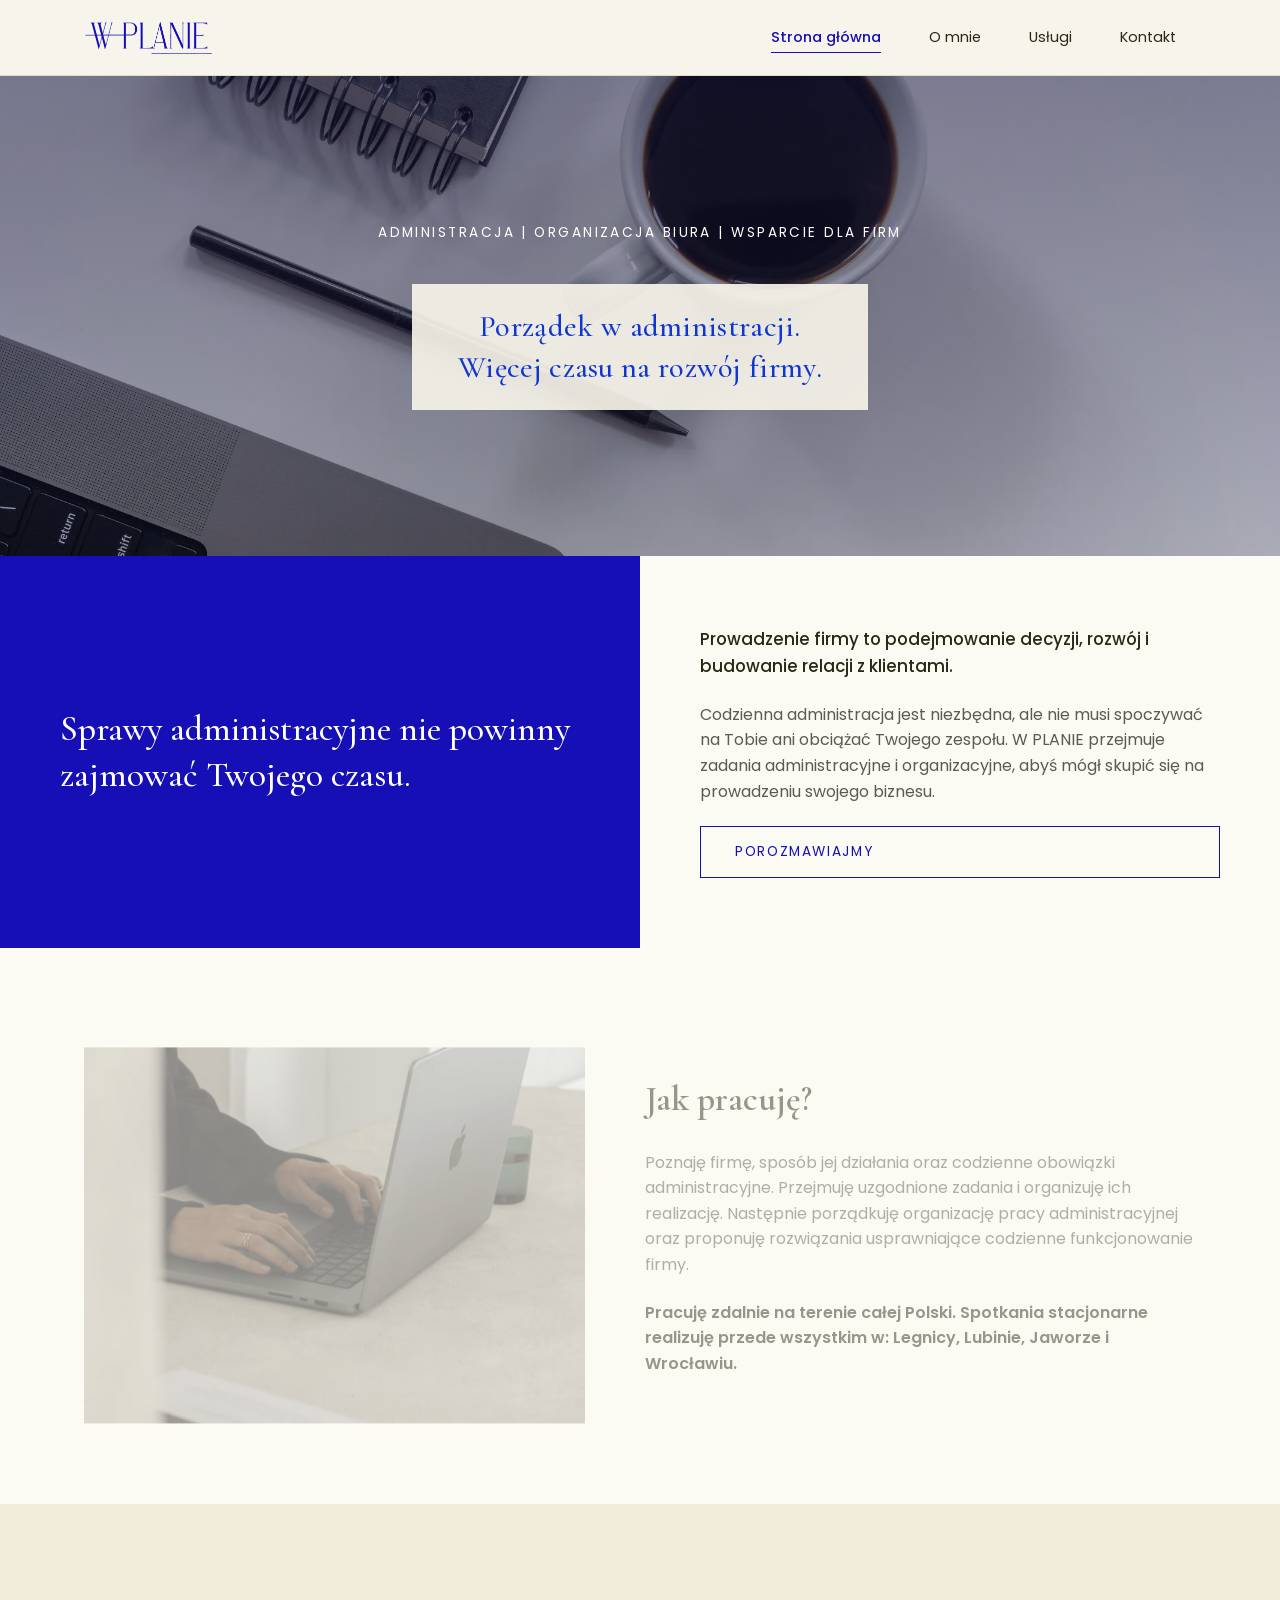
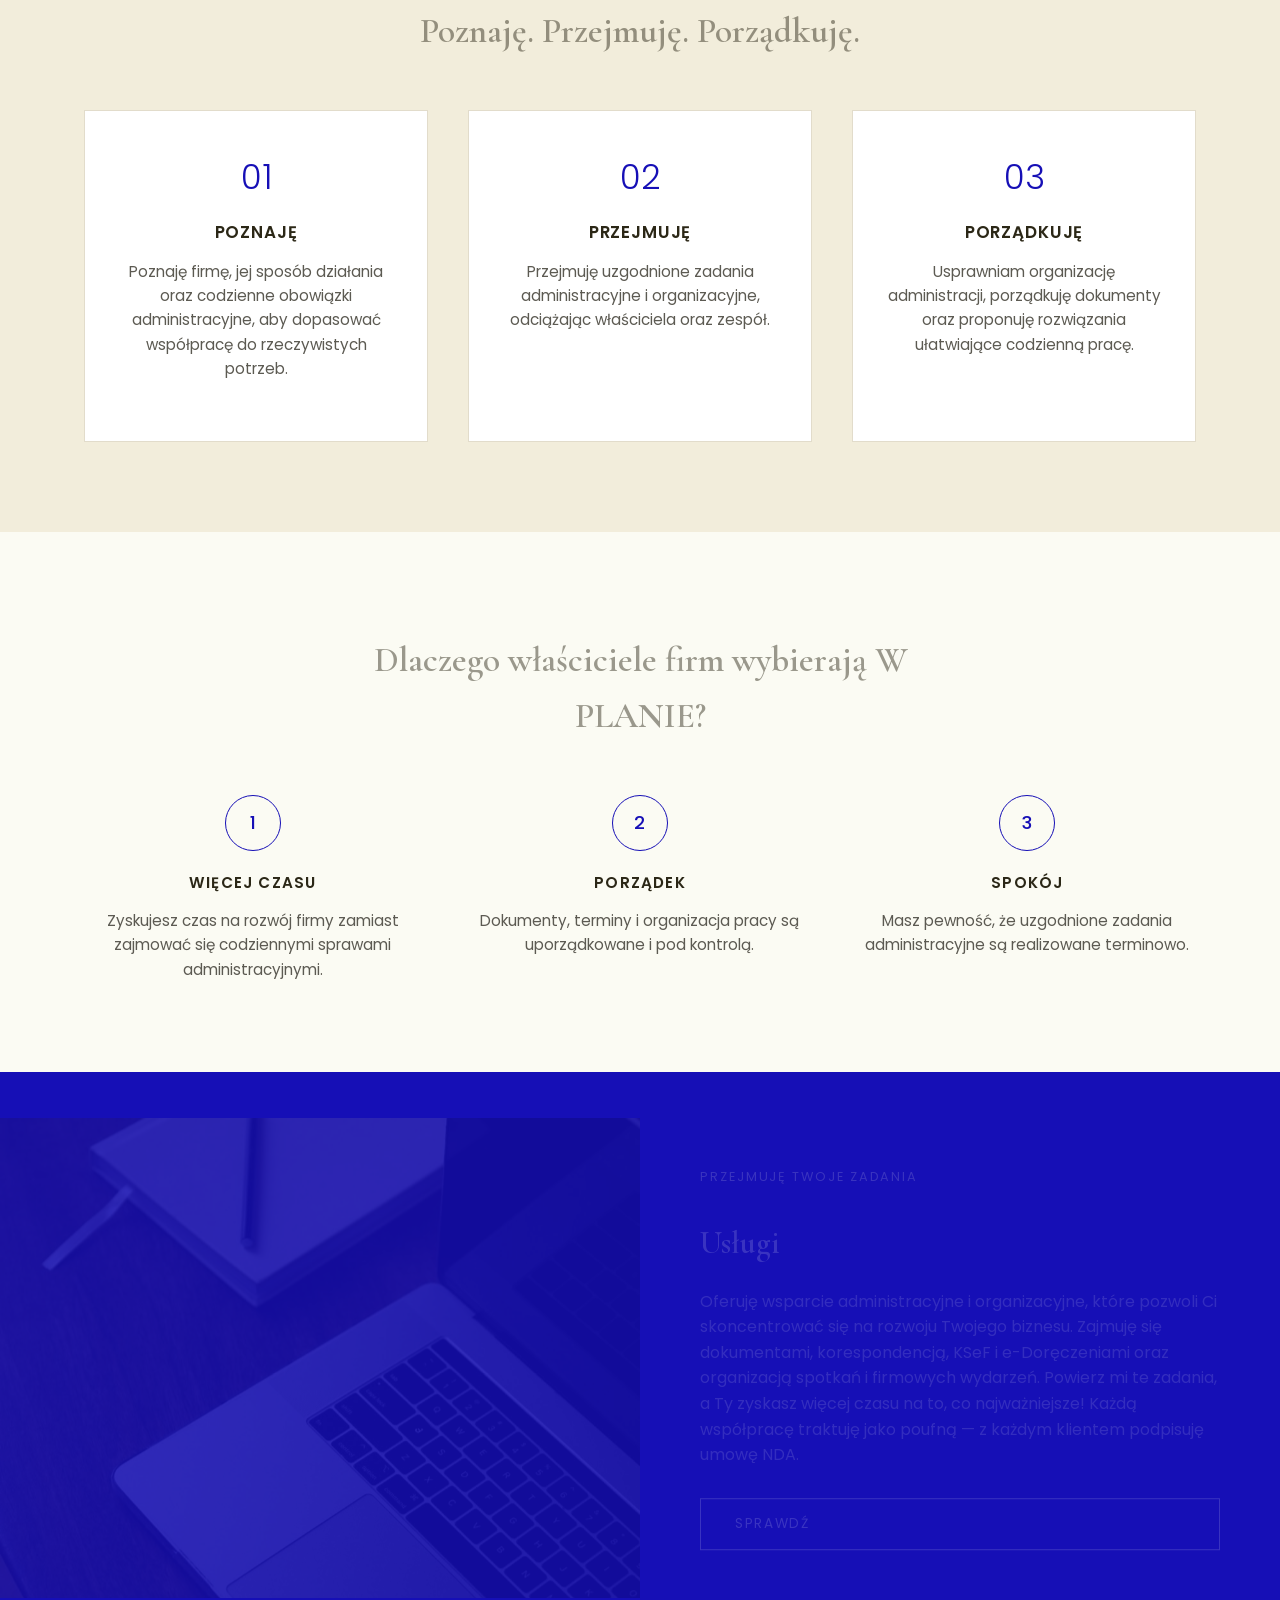
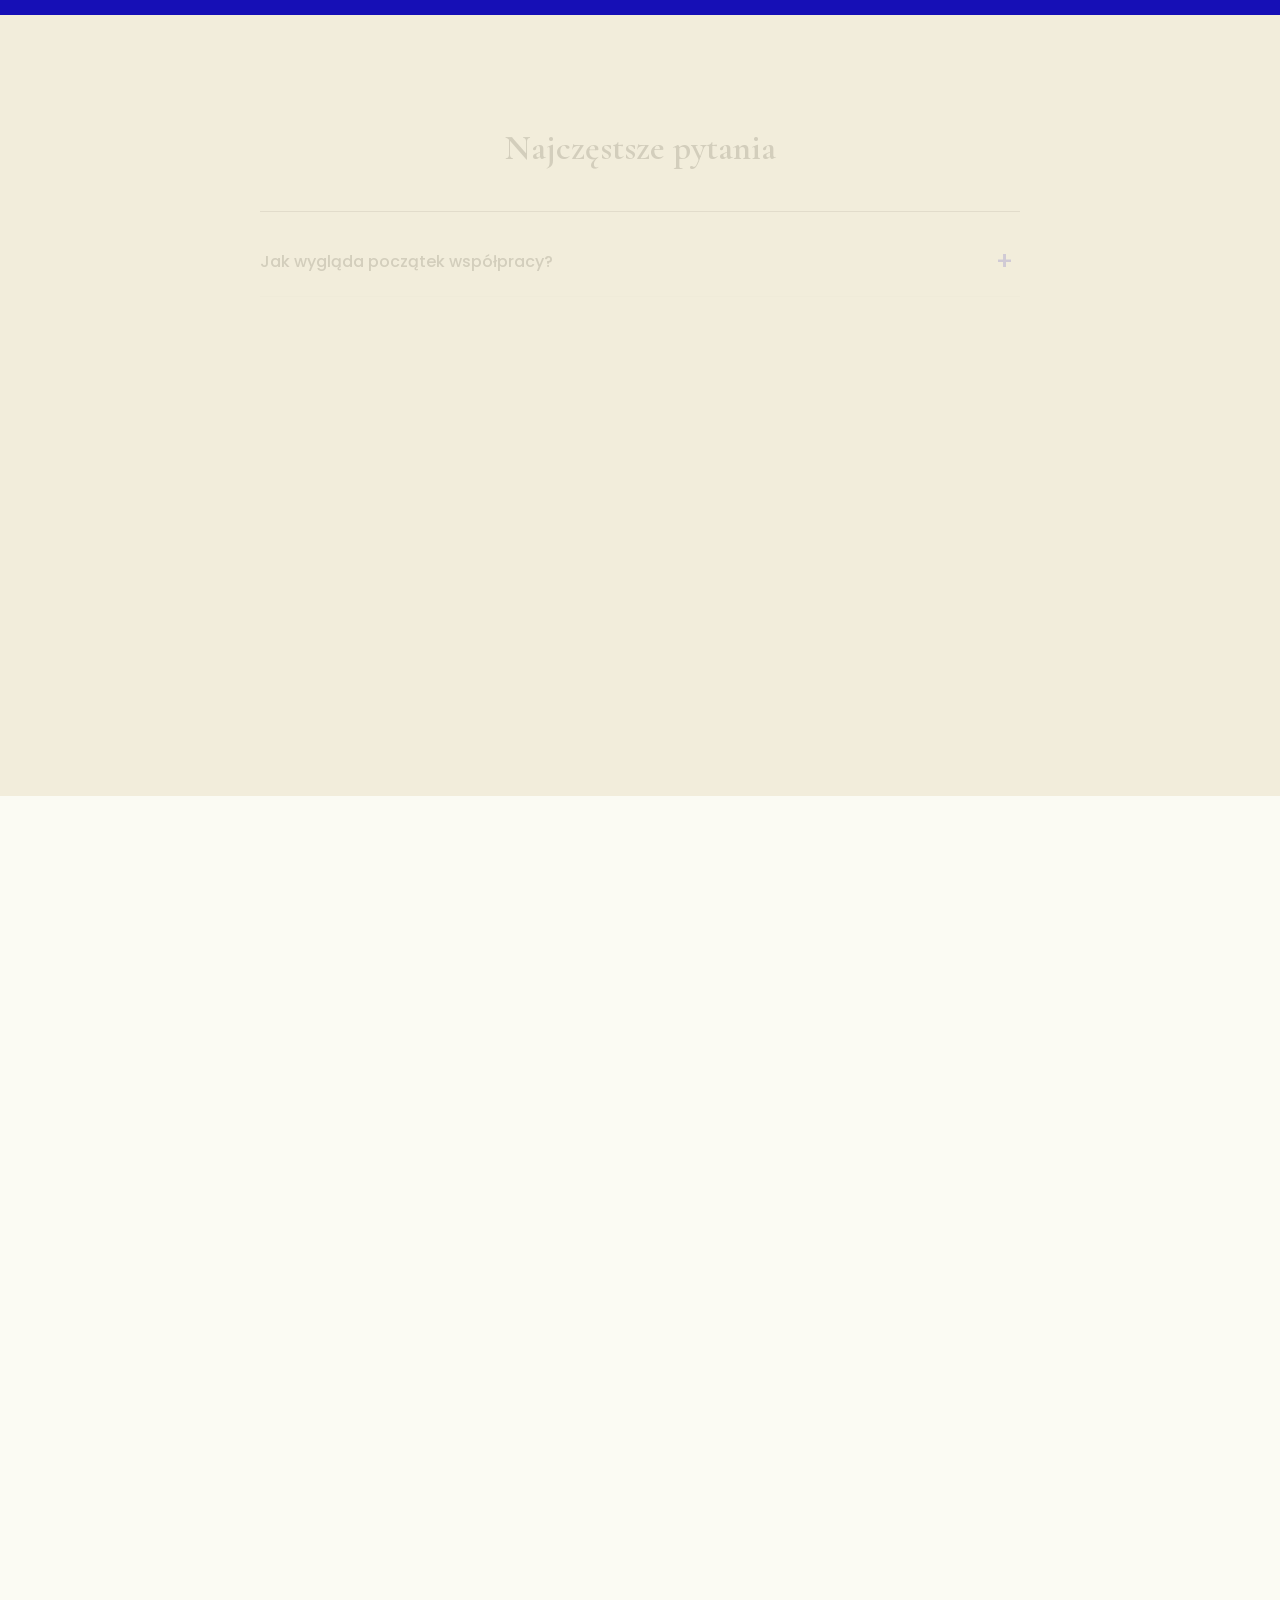
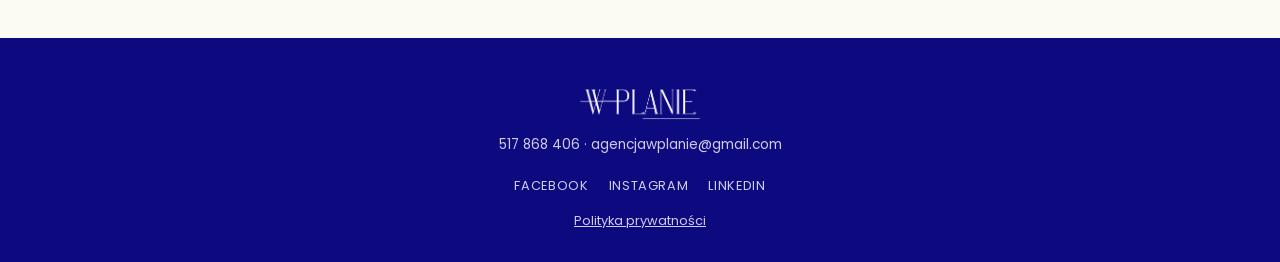
<file: index.html>
<!DOCTYPE html>
<html lang="pl">
<head>
<meta charset="UTF-8">
<meta name="viewport" content="width=device-width, initial-scale=1.0">
<title>Obsługa administracyjna firm — Legnica, Lubin, Wrocław | W PLANIE</title>
<meta name="description" content="Przejmuję administrację Twojej firmy: dokumenty, KSeF, e-Doręczenia, organizację biura. Zdalnie w całej Polsce, spotkania w Legnicy, Lubinie, Wrocławiu.">
<link rel="canonical" href="https://wplanie.pl/">
<link rel="icon" type="image/png" href="images/favicon-32.png">
<link rel="apple-touch-icon" href="images/apple-touch-icon.png">
<meta property="og:type" content="website">
<meta property="og:url" content="https://wplanie.pl/">
<meta property="og:locale" content="pl_PL">
<meta property="og:site_name" content="W PLANIE">
<meta property="og:title" content="Obsługa administracyjna firm — Legnica, Lubin, Wrocław | W PLANIE">
<meta property="og:description" content="Przejmuję administrację Twojej firmy: dokumenty, KSeF, e-Doręczenia, organizację biura. Zdalnie w całej Polsce, spotkania w Legnicy, Lubinie, Wrocławiu.">
<meta property="og:image" content="https://wplanie.pl/images/logo.png">
<meta name="twitter:card" content="summary">
<meta name="twitter:title" content="Obsługa administracyjna firm — Legnica, Lubin, Wrocław | W PLANIE">
<meta name="twitter:description" content="Przejmuję administrację Twojej firmy: dokumenty, KSeF, e-Doręczenia, organizację biura. Zdalnie w całej Polsce, spotkania w Legnicy, Lubinie, Wrocławiu.">
<meta name="twitter:image" content="https://wplanie.pl/images/logo.png">
<link rel="stylesheet" href="css/style.css">
<script type="application/ld+json">
{
  "@context": "https://schema.org",
  "@type": "ProfessionalService",
  "name": "W PLANIE",
  "url": "https://wplanie.pl/",
  "logo": "https://wplanie.pl/images/logo.png",
  "image": "https://wplanie.pl/images/hero-3.jpg",
  "description": "Wsparcie administracyjne dla firm: dokumenty, korespondencja, KSeF, e-Doręczenia, organizacja biura, spotkań i wydarzeń firmowych.",
  "telephone": "+48517868406",
  "email": "agencjawplanie@gmail.com",
  "areaServed": [
    {"@type": "Country", "name": "Polska"},
    {"@type": "City", "name": "Legnica"},
    {"@type": "City", "name": "Lubin"},
    {"@type": "City", "name": "Jawor"},
    {"@type": "City", "name": "Wrocław"}
  ],
  "sameAs": [
    "https://www.facebook.com/profile.php?id=61594025249303",
    "https://www.instagram.com/agencjawplanie/",
    "https://www.linkedin.com/in/agencja-wplanie-59b257432/"
  ]
}
</script>
<script type="application/ld+json">
{
  "@context": "https://schema.org",
  "@type": "FAQPage",
  "mainEntity": [
    {
      "@type": "Question",
      "name": "Jak wygląda początek współpracy?",
      "acceptedAnswer": {
        "@type": "Answer",
        "text": "Zaczynam od rozmowy: poznaję Twoją firmę, sposób jej działania i codzienne obowiązki administracyjne. Na tej podstawie ustalamy zakres zadań, które przejmuję, i sposób ich realizacji."
      }
    },
    {
      "@type": "Question",
      "name": "Gdzie pracujesz?",
      "acceptedAnswer": {
        "@type": "Answer",
        "text": "Zdalnie na terenie całej Polski. Spotkania stacjonarne realizuję przede wszystkim w Legnicy, Lubinie, Jaworze i Wrocławiu."
      }
    },
    {
      "@type": "Question",
      "name": "Czy moje dane i dokumenty są bezpieczne?",
      "acceptedAnswer": {
        "@type": "Answer",
        "text": "Każdą współpracę traktuję jako poufną i z każdym klientem podpisuję umowę NDA."
      }
    },
    {
      "@type": "Question",
      "name": "Czy zajmujesz się KSeF i e-Doręczeniami?",
      "acceptedAnswer": {
        "@type": "Answer",
        "text": "Tak. Obsługa KSeF i e-Doręczeń należy do usług, które mogę przejąć razem z dokumentami, korespondencją i kontaktami z urzędami."
      }
    },
    {
      "@type": "Question",
      "name": "Czy mogę zlecić coś, czego nie ma na liście usług?",
      "acceptedAnswer": {
        "@type": "Answer",
        "text": "Zakres współpracy dopasowuję indywidualnie do Twojej firmy. Jeśli potrzebujesz czegoś spoza listy, napisz do mnie — ustalimy, co mogę przejąć."
      }
    },
    {
      "@type": "Question",
      "name": "Dla jakich firm jest ta usługa?",
      "acceptedAnswer": {
        "@type": "Answer",
        "text": "Dla małych i średnich firm, zwykle zatrudniających 10–30 osób, w których właściciel nie ma etatowej administracji albo administracja jest rozproszona po zespole."
      }
    },
    {
      "@type": "Question",
      "name": "Jak szybko odpowiadasz na wiadomości?",
      "acceptedAnswer": {
        "@type": "Answer",
        "text": "Odpowiadam tego samego dnia."
      }
    }
  ]
}
</script>
</head>
<body>

<div class="page-transition"></div>

<header class="site-header">
  <div class="container">
    <a href="/" class="logo">
      <img src="images/logo-header.png" alt="W PLANIE" class="logo-img" width="1028" height="271">
    </a>
    <button type="button" class="nav-toggle" aria-label="Otwórz menu" aria-expanded="false">
      <span></span><span></span><span></span>
    </button>
    <nav class="nav-links">
      <a href="/" class="active">Strona główna</a>
      <a href="o-nas.html">O mnie</a>
      <a href="uslugi.html">Usługi</a>
      <a href="kontakt.html">Kontakt</a>
    </nav>
  </div>
</header>

<section class="hero">
  <picture>
    <source media="(max-width: 700px)" srcset="images/hero-3-mobile.webp" type="image/webp">
    <source srcset="images/hero-3.webp" type="image/webp">
    <img class="img-photo" src="images/hero-3.jpg" alt="Białe biurko z laptopem, filiżanką kawy, ołówkiem i notatnikiem" width="2400" height="800" fetchpriority="high">
  </picture>
  <div class="hero-overlay"></div>
  <div class="container hero-content">
    <p class="hero-tagline">Administracja | Organizacja Biura | Wsparcie dla Firm</p>
    <span class="hero-logo">Porządek w administracji.<br>Więcej czasu na rozwój firmy.</span>
  </div>
</section>

<section class="split">
  <div class="split-panel navy reveal">
    <h1>Sprawy administracyjne nie powinny zajmować Twojego czasu.</h1>
  </div>
  <div class="split-panel cream reveal">
    <p>Prowadzenie firmy to podejmowanie decyzji, rozwój i budowanie relacji z klientami.</p>
    <p>Codzienna administracja jest niezbędna, ale nie musi spoczywać na Tobie ani obciążać Twojego zespołu. W PLANIE przejmuje zadania administracyjne i organizacyjne, abyś mógł skupić się na prowadzeniu swojego biznesu.</p>
    <a href="kontakt.html" class="btn">Porozmawiajmy</a>
  </div>
</section>

<section class="how-we-work-section">
  <div class="container how-we-work">
    <div class="img-placeholder-wrap reveal">
      <img class="img-photo" src="images/jak-pracujemy.jpg" alt="Osoba pracująca na laptopie przy biurku" width="1000" height="1500" loading="lazy">
    </div>
    <div class="reveal">
      <h2>Jak pracuję?</h2>
      <p>Poznaję firmę, sposób jej działania oraz codzienne obowiązki administracyjne. Przejmuję uzgodnione zadania i organizuję ich realizację. Następnie porządkuję organizację pracy administracyjnej oraz proponuję rozwiązania usprawniające codzienne funkcjonowanie firmy.</p>
      <p class="location-line">Pracuję zdalnie na terenie całej Polski. Spotkania stacjonarne realizuję przede wszystkim w: Legnicy, Lubinie, Jaworze i Wrocławiu.</p>
    </div>
  </div>
</section>

<section class="stages">
  <div class="container">
    <h2 class="reveal">Poznaję. Przejmuję. Porządkuję.</h2>
    <div class="stage-grid">
      <div class="stage-card">
        <div class="stage-number">01</div>
        <h3>Poznaję</h3>
        <p>Poznaję firmę, jej sposób działania oraz codzienne obowiązki administracyjne, aby dopasować współpracę do rzeczywistych potrzeb.</p>
      </div>
      <div class="stage-card">
        <div class="stage-number">02</div>
        <h3>Przejmuję</h3>
        <p>Przejmuję uzgodnione zadania administracyjne i organizacyjne, odciążając właściciela oraz zespół.</p>
      </div>
      <div class="stage-card">
        <div class="stage-number">03</div>
        <h3>Porządkuję</h3>
        <p>Usprawniam organizację administracji, porządkuję dokumenty oraz proponuję rozwiązania ułatwiające codzienną pracę.</p>
      </div>
    </div>
  </div>
</section>

<section class="benefits">
  <div class="container">
    <h2 class="reveal">Dlaczego właściciele firm wybierają W PLANIE?</h2>
    <div class="benefit-grid">
      <div class="benefit-card">
        <div class="benefit-number">1</div>
        <h3>Więcej czasu</h3>
        <p>Zyskujesz czas na rozwój firmy zamiast zajmować się codziennymi sprawami administracyjnymi.</p>
      </div>
      <div class="benefit-card">
        <div class="benefit-number">2</div>
        <h3>Porządek</h3>
        <p>Dokumenty, terminy i organizacja pracy są uporządkowane i pod kontrolą.</p>
      </div>
      <div class="benefit-card">
        <div class="benefit-number">3</div>
        <h3>Spokój</h3>
        <p>Masz pewność, że uzgodnione zadania administracyjne są realizowane terminowo.</p>
      </div>
    </div>
  </div>
</section>

<section class="biznes">
  <div class="img-placeholder-wrap reveal">
    <img class="img-photo" src="images/uslugi.jpg" alt="Laptop i notatnik z długopisem na drewnianym biurku" width="1000" height="1500" loading="lazy">
  </div>
  <div class="biznes-text reveal">
    <p class="eyebrow">Przejmuję Twoje zadania</p>
    <h2>Usługi</h2>
    <p>Oferuję wsparcie administracyjne i organizacyjne, które pozwoli Ci skoncentrować się na rozwoju Twojego biznesu. Zajmuję się dokumentami, korespondencją, KSeF i e-Doręczeniami oraz organizacją spotkań i firmowych wydarzeń. Powierz mi te zadania, a Ty zyskasz więcej czasu na to, co najważniejsze! Każdą współpracę traktuję jako poufną — z każdym klientem podpisuję umowę NDA.</p>
    <a href="uslugi.html" class="btn btn-light">Sprawdź</a>
  </div>
</section>

<section class="faq">
  <div class="container">
    <h2 class="reveal">Najczęstsze pytania</h2>
    <div class="faq-list">
      <details class="reveal">
        <summary>Jak wygląda początek współpracy?</summary>
        <p>Zaczynam od rozmowy: poznaję Twoją firmę, sposób jej działania i codzienne obowiązki administracyjne. Na tej podstawie ustalamy zakres zadań, które przejmuję, i sposób ich realizacji.</p>
      </details>
      <details class="reveal">
        <summary>Gdzie pracujesz?</summary>
        <p>Zdalnie na terenie całej Polski. Spotkania stacjonarne realizuję przede wszystkim w Legnicy, Lubinie, Jaworze i Wrocławiu.</p>
      </details>
      <details class="reveal">
        <summary>Czy moje dane i dokumenty są bezpieczne?</summary>
        <p>Każdą współpracę traktuję jako poufną i z każdym klientem podpisuję umowę NDA.</p>
      </details>
      <details class="reveal">
        <summary>Czy zajmujesz się KSeF i e-Doręczeniami?</summary>
        <p>Tak. Obsługa KSeF i e-Doręczeń należy do usług, które mogę przejąć razem z dokumentami, korespondencją i kontaktami z urzędami.</p>
      </details>
      <details class="reveal">
        <summary>Czy mogę zlecić coś, czego nie ma na liście usług?</summary>
        <p>Zakres współpracy dopasowuję indywidualnie do Twojej firmy. Jeśli potrzebujesz czegoś spoza listy, napisz do mnie — ustalimy, co mogę przejąć.</p>
      </details>
      <details class="reveal">
        <summary>Dla jakich firm jest ta usługa?</summary>
        <p>Dla małych i średnich firm, zwykle zatrudniających 10–30 osób, w których właściciel nie ma etatowej administracji albo administracja jest rozproszona po zespole.</p>
      </details>
      <details class="reveal">
        <summary>Jak szybko odpowiadasz na wiadomości?</summary>
        <p>Odpowiadam tego samego dnia.</p>
      </details>
    </div>
  </div>
</section>

<section class="contact-cta">
  <div class="container">
    <h2 class="reveal">Porozmawiajmy.</h2>
    <p class="reveal">Masz wrażenie, że administracja zabiera coraz więcej czasu? Wspólnie ustalimy, jak mogę odciążyć Ciebie i Twój zespół.</p>
    <form class="contact-form reveal" action="https://formspree.io/f/mrpggjjb" method="post">
      <input type="hidden" name="_subject" value="Nowa wiadomość ze strony WPLANIE">
      <input type="text" name="_gotcha" class="hp-field" tabindex="-1" autocomplete="off" aria-hidden="true">
      <div class="field">
        <label for="imie">Imię *</label>
        <input type="text" id="imie" name="imie" required>
      </div>
      <div class="field">
        <label for="nazwisko">Nazwisko *</label>
        <input type="text" id="nazwisko" name="nazwisko" required>
      </div>
      <div class="field">
        <label for="email">Email *</label>
        <input type="email" id="email" name="email" required>
      </div>
      <div class="field">
        <label for="telefon">Numer telefonu</label>
        <input type="tel" id="telefon" name="telefon">
      </div>
      <div class="field full">
        <label for="wiadomosc">Jak mogę Ci pomóc?</label>
        <textarea id="wiadomosc" name="wiadomosc" rows="4"></textarea>
      </div>
      <div class="field-consent">
        <input type="checkbox" id="zgoda" name="zgoda" required>
        <label for="zgoda">Zapoznałem/-am się z <a href="polityka-prywatnosci.html" target="_blank" rel="noopener">polityką prywatności</a> i wyrażam zgodę na przetwarzanie moich danych osobowych w celu udzielenia odpowiedzi na zapytanie. *</label>
      </div>
      <div class="full submit-row">
        <button type="submit" class="btn btn-solid">Wyślij</button>
      </div>
      <p class="reply-note">Odpowiadam tego samego dnia.</p>
      <p class="form-note" role="status" aria-live="polite"></p>
    </form>
  </div>
</section>

<footer class="site-footer">
  <div class="container">
    <img src="images/logo-footer.png" alt="W PLANIE" class="footer-logo-img" width="1028" height="271" loading="lazy">
    <p><a href="tel:+48517868406">517&nbsp;868&nbsp;406</a> · <a href="mailto:agencjawplanie@gmail.com">agencjawplanie@gmail.com</a></p>
    <div class="footer-social">
      <a href="https://www.facebook.com/profile.php?id=61594025249303" target="_blank" rel="noopener">Facebook</a>
      <a href="https://www.instagram.com/agencjawplanie/" target="_blank" rel="noopener">Instagram</a>
      <a href="https://www.linkedin.com/in/agencja-wplanie-59b257432/" target="_blank" rel="noopener">Linkedin</a>
    </div>
    <p class="footer-legal-link"><a href="polityka-prywatnosci.html">Polityka prywatności</a></p>
  </div>
</footer>

<script src="js/vendor/gsap.min.js"></script>
<script src="js/vendor/ScrollTrigger.min.js"></script>
<script src="js/main.js"></script>
<script src="js/animations.js"></script>
</body>
</html>
</file>
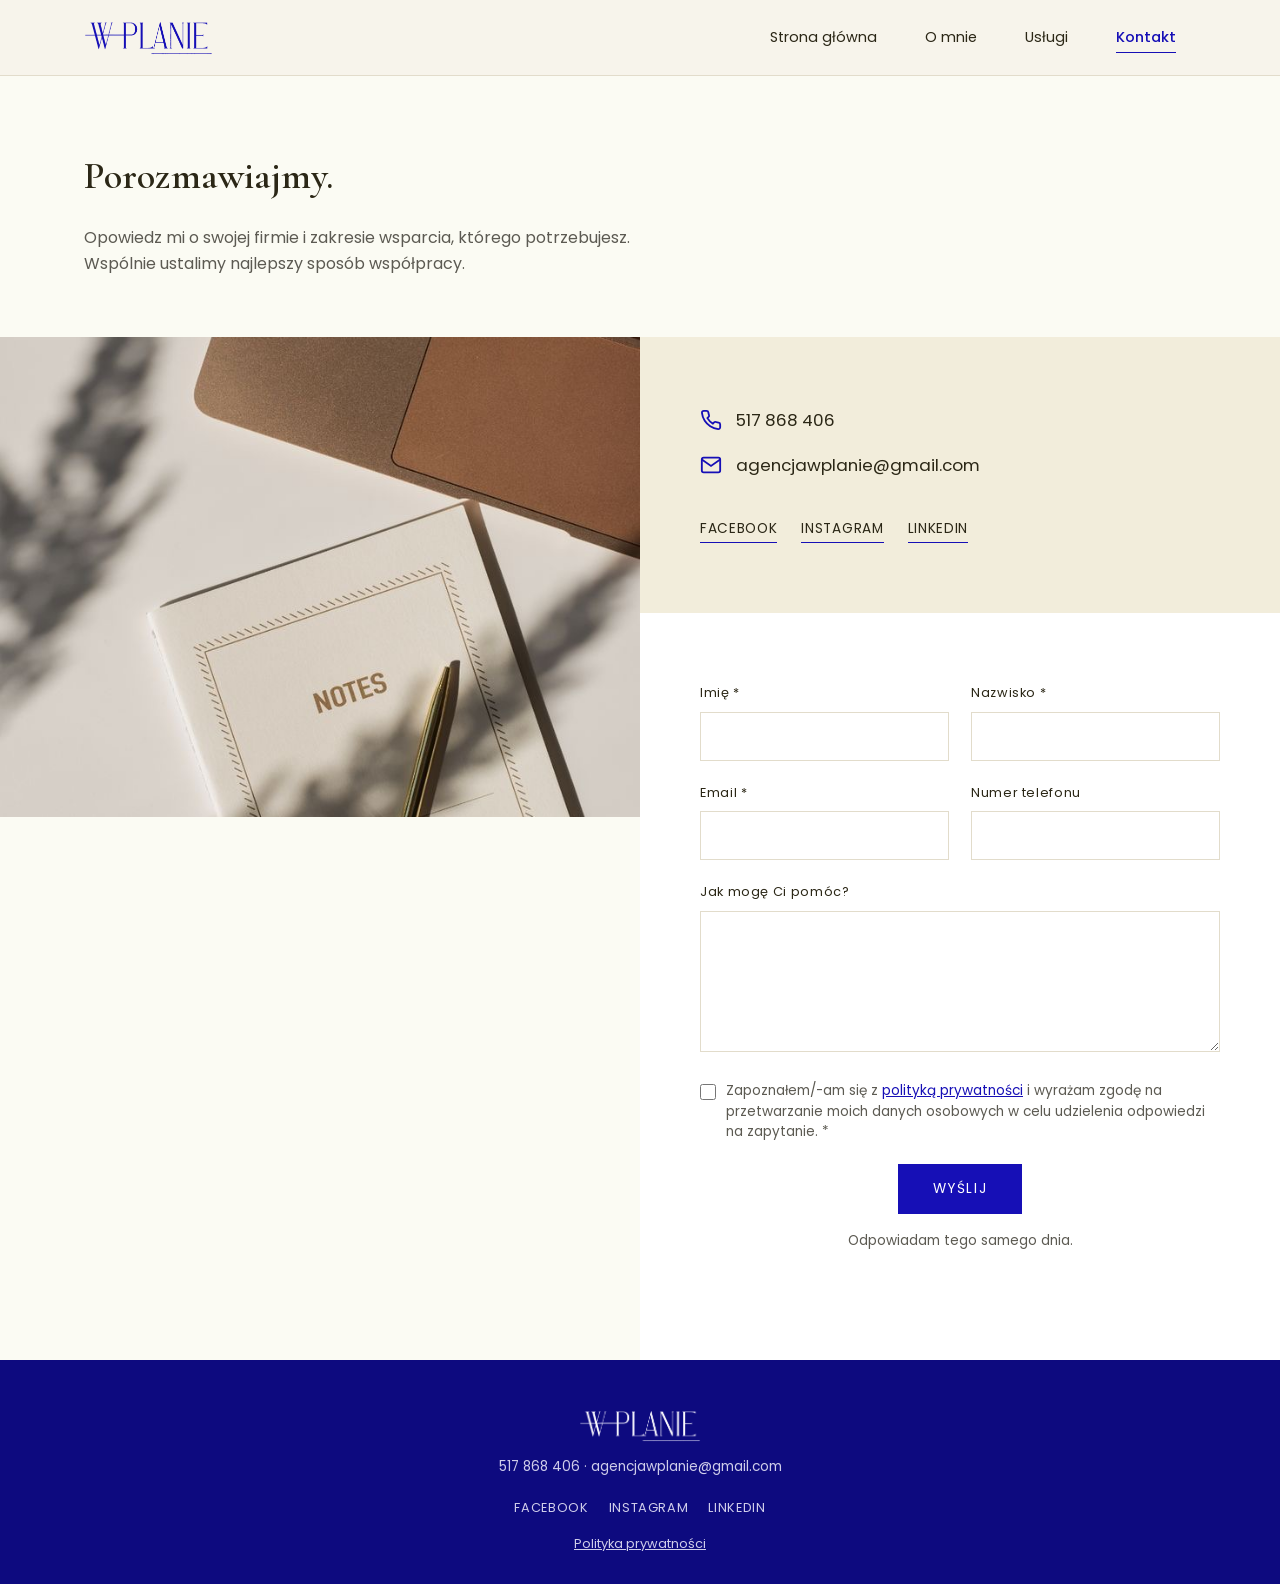
<file: kontakt.html>
<!DOCTYPE html>
<html lang="pl">
<head>
<meta charset="UTF-8">
<meta name="viewport" content="width=device-width, initial-scale=1.0">
<title>Kontakt — obsługa administracyjna firm | W PLANIE</title>
<meta name="description" content="Skontaktuj się z WPLANIE i dowiedz się, jak mogę odciążyć Ciebie i Twój zespół z codziennej administracji.">
<link rel="canonical" href="https://wplanie.pl/kontakt.html">
<link rel="icon" type="image/png" href="images/favicon-32.png">
<link rel="apple-touch-icon" href="images/apple-touch-icon.png">
<meta property="og:type" content="website">
<meta property="og:url" content="https://wplanie.pl/kontakt.html">
<meta property="og:locale" content="pl_PL">
<meta property="og:site_name" content="W PLANIE">
<meta property="og:title" content="Kontakt — obsługa administracyjna firm | W PLANIE">
<meta property="og:description" content="Skontaktuj się z WPLANIE i dowiedz się, jak mogę odciążyć Ciebie i Twój zespół z codziennej administracji.">
<meta property="og:image" content="https://wplanie.pl/images/logo.png">
<meta name="twitter:card" content="summary">
<meta name="twitter:title" content="Kontakt — obsługa administracyjna firm | W PLANIE">
<meta name="twitter:description" content="Skontaktuj się z WPLANIE i dowiedz się, jak mogę odciążyć Ciebie i Twój zespół z codziennej administracji.">
<meta name="twitter:image" content="https://wplanie.pl/images/logo.png">
<link rel="stylesheet" href="css/style.css">
</head>
<body>

<div class="page-transition"></div>

<header class="site-header">
  <div class="container">
    <a href="/" class="logo">
      <img src="images/logo-header.png" alt="W PLANIE" class="logo-img" width="1028" height="271">
    </a>
    <button type="button" class="nav-toggle" aria-label="Otwórz menu" aria-expanded="false">
      <span></span><span></span><span></span>
    </button>
    <nav class="nav-links">
      <a href="/">Strona główna</a>
      <a href="o-nas.html">O mnie</a>
      <a href="uslugi.html">Usługi</a>
      <a href="kontakt.html" class="active">Kontakt</a>
    </nav>
  </div>
</header>

<section class="kontakt-intro">
  <div class="container">
    <h1 class="reveal kontakt-title">Porozmawiajmy.</h1>
    <p class="reveal kontakt-lead">Opowiedz mi o swojej firmie i zakresie wsparcia, którego potrzebujesz. Wspólnie ustalimy najlepszy sposób współpracy.</p>
  </div>
</section>

<section class="contact-page">
  <div class="img-placeholder-wrap reveal">
    <img class="img-photo" src="images/kontakt.jpg" alt="Notatnik, długopis i klawiatura laptopa na biurku" width="736" height="1104" loading="lazy">
  </div>

  <div class="contact-details">
    <div class="contact-info reveal">
      <div class="info-item">
        <svg class="icon" viewBox="0 0 24 24" fill="none" stroke="currentColor" stroke-width="2"><path d="M22 16.92v3a2 2 0 0 1-2.18 2 19.79 19.79 0 0 1-8.63-3.07 19.5 19.5 0 0 1-6-6 19.79 19.79 0 0 1-3.07-8.67A2 2 0 0 1 4.11 2h3a2 2 0 0 1 2 1.72c.127.96.362 1.903.7 2.81a2 2 0 0 1-.45 2.11L8.09 9.91a16 16 0 0 0 6 6l1.27-1.27a2 2 0 0 1 2.11-.45c.907.338 1.85.573 2.81.7A2 2 0 0 1 22 16.92z"/></svg>
        <a href="tel:+48517868406">517&nbsp;868&nbsp;406</a>
      </div>
      <div class="info-item">
        <svg class="icon" viewBox="0 0 24 24" fill="none" stroke="currentColor" stroke-width="2"><path d="M4 4h16v16H4z" opacity="0"/><path d="M22 6l-10 7L2 6"/><rect x="2" y="4" width="20" height="16" rx="2"/></svg>
        <a href="mailto:agencjawplanie@gmail.com">agencjawplanie@gmail.com</a>
      </div>

      <div class="social-row">
        <a href="https://www.facebook.com/profile.php?id=61594025249303" target="_blank" rel="noopener">Facebook</a>
        <a href="https://www.instagram.com/agencjawplanie/" target="_blank" rel="noopener">Instagram</a>
        <a href="https://www.linkedin.com/in/agencja-wplanie-59b257432/" target="_blank" rel="noopener">Linkedin</a>
      </div>
    </div>

    <div class="contact-page-form reveal">
      <form class="contact-form" action="https://formspree.io/f/mrpggjjb" method="post">
        <input type="hidden" name="_subject" value="Nowa wiadomość ze strony WPLANIE">
        <input type="text" name="_gotcha" class="hp-field" tabindex="-1" autocomplete="off" aria-hidden="true">
        <div class="field">
          <label for="imie">Imię *</label>
          <input type="text" id="imie" name="imie" required>
        </div>
        <div class="field">
          <label for="nazwisko">Nazwisko *</label>
          <input type="text" id="nazwisko" name="nazwisko" required>
        </div>
        <div class="field">
          <label for="email">Email *</label>
          <input type="email" id="email" name="email" required>
        </div>
        <div class="field">
          <label for="telefon">Numer telefonu</label>
          <input type="tel" id="telefon" name="telefon">
        </div>
        <div class="field full">
          <label for="wiadomosc">Jak mogę Ci pomóc?</label>
          <textarea id="wiadomosc" name="wiadomosc" rows="5"></textarea>
        </div>
        <div class="field-consent">
          <input type="checkbox" id="zgoda" name="zgoda" required>
          <label for="zgoda">Zapoznałem/-am się z <a href="polityka-prywatnosci.html" target="_blank" rel="noopener">polityką prywatności</a> i wyrażam zgodę na przetwarzanie moich danych osobowych w celu udzielenia odpowiedzi na zapytanie. *</label>
        </div>
        <div class="full submit-row">
          <button type="submit" class="btn btn-solid">Wyślij</button>
        </div>
        <p class="reply-note">Odpowiadam tego samego dnia.</p>
        <p class="form-note" role="status" aria-live="polite"></p>
      </form>
    </div>
  </div>
</section>

<footer class="site-footer">
  <div class="container">
    <img src="images/logo-footer.png" alt="W PLANIE" class="footer-logo-img" width="1028" height="271" loading="lazy">
    <p><a href="tel:+48517868406">517&nbsp;868&nbsp;406</a> · <a href="mailto:agencjawplanie@gmail.com">agencjawplanie@gmail.com</a></p>
    <div class="footer-social">
      <a href="https://www.facebook.com/profile.php?id=61594025249303" target="_blank" rel="noopener">Facebook</a>
      <a href="https://www.instagram.com/agencjawplanie/" target="_blank" rel="noopener">Instagram</a>
      <a href="https://www.linkedin.com/in/agencja-wplanie-59b257432/" target="_blank" rel="noopener">Linkedin</a>
    </div>
    <p class="footer-legal-link"><a href="polityka-prywatnosci.html">Polityka prywatności</a></p>
  </div>
</footer>

<script src="js/vendor/gsap.min.js"></script>
<script src="js/vendor/ScrollTrigger.min.js"></script>
<script src="js/main.js"></script>
<script src="js/animations.js"></script>
</body>
</html>
</file>
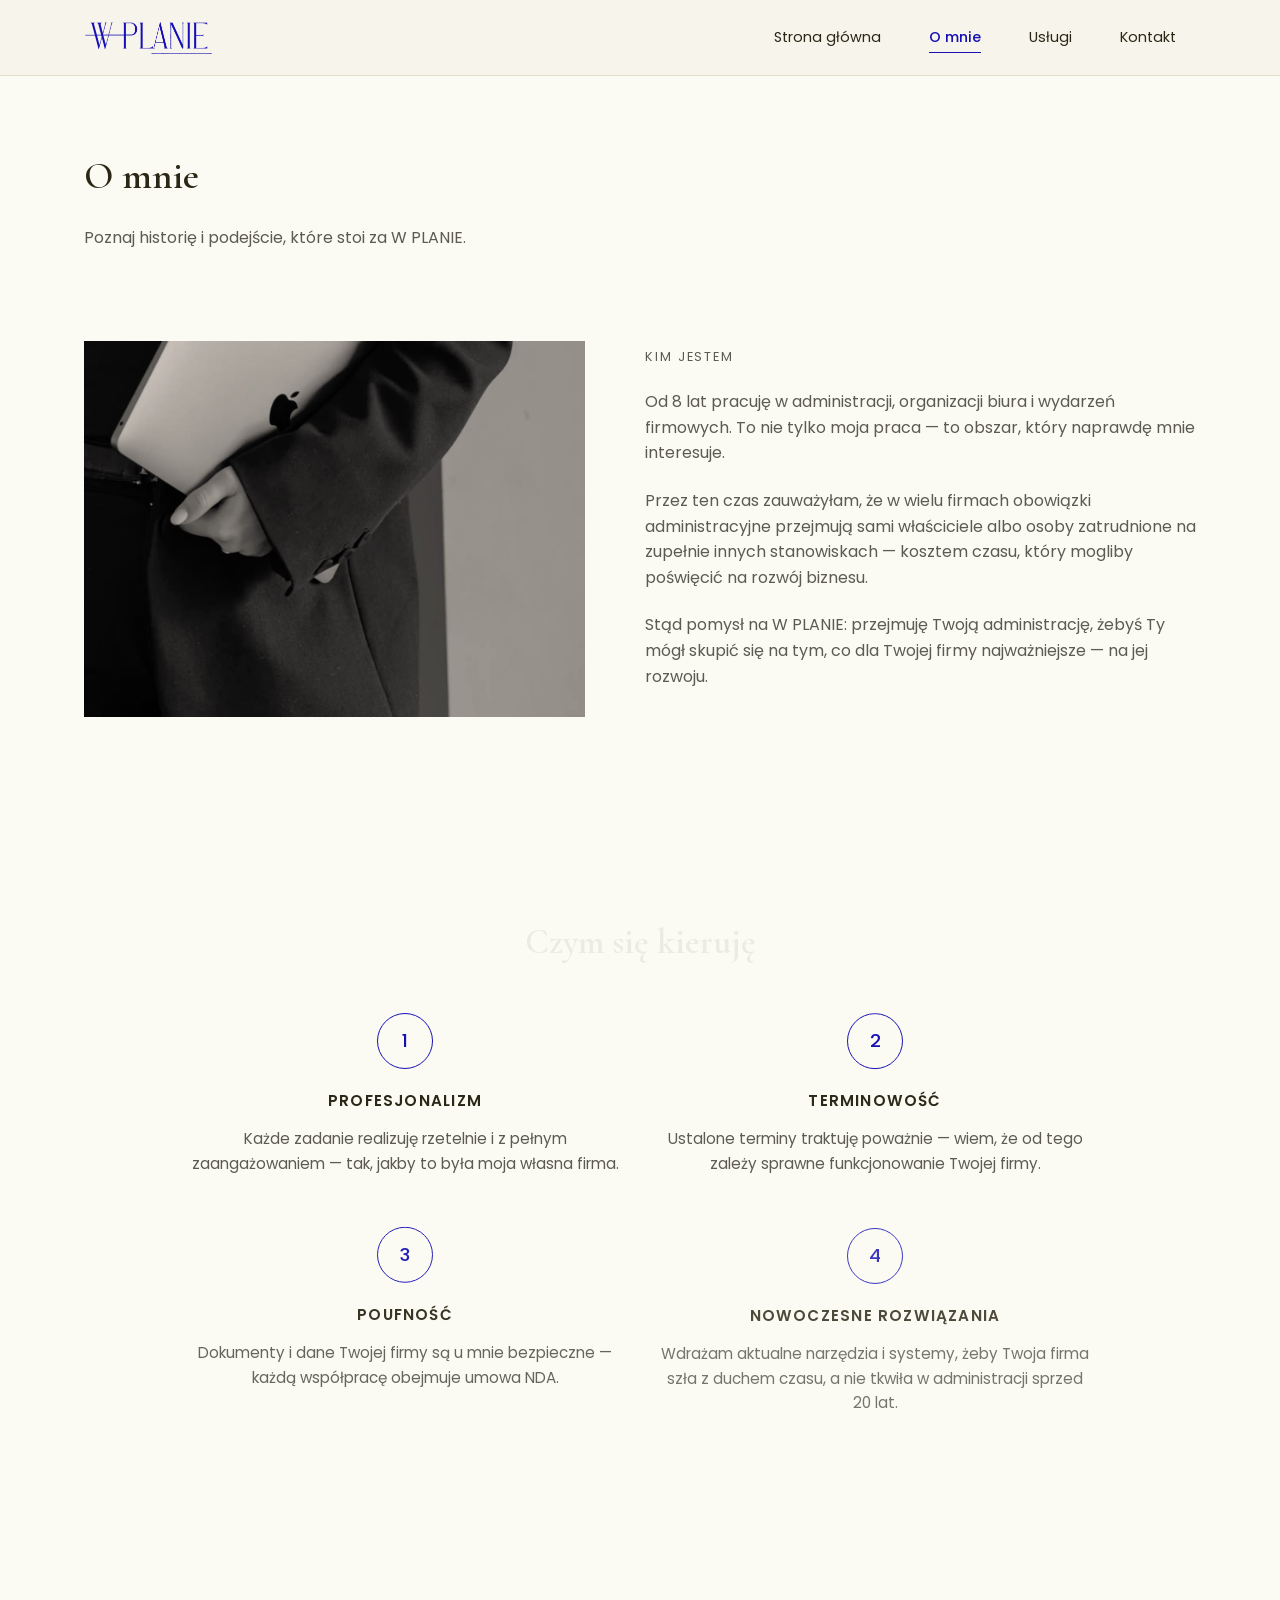
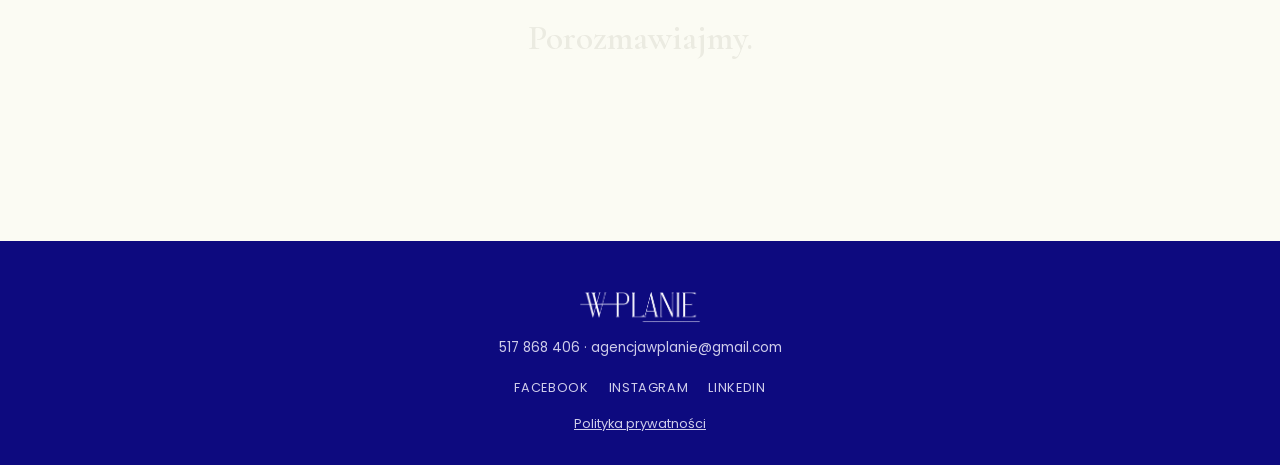
<file: o-nas.html>
<!DOCTYPE html>
<html lang="pl">
<head>
<meta charset="UTF-8">
<meta name="viewport" content="width=device-width, initial-scale=1.0">
<title>O mnie — 8 lat w administracji i organizacji biura | W PLANIE</title>
<meta name="description" content="Poznaj W PLANIE — 8 lat doświadczenia w administracji, organizacji biura i wydarzeń firmowych.">
<link rel="canonical" href="https://wplanie.pl/o-nas.html">
<link rel="icon" type="image/png" href="images/favicon-32.png">
<link rel="apple-touch-icon" href="images/apple-touch-icon.png">
<meta property="og:type" content="website">
<meta property="og:url" content="https://wplanie.pl/o-nas.html">
<meta property="og:locale" content="pl_PL">
<meta property="og:site_name" content="W PLANIE">
<meta property="og:title" content="O mnie — 8 lat w administracji i organizacji biura | W PLANIE">
<meta property="og:description" content="Poznaj W PLANIE — 8 lat doświadczenia w administracji, organizacji biura i wydarzeń firmowych.">
<meta property="og:image" content="https://wplanie.pl/images/logo.png">
<meta name="twitter:card" content="summary">
<meta name="twitter:title" content="O mnie — 8 lat w administracji i organizacji biura | W PLANIE">
<meta name="twitter:description" content="Poznaj W PLANIE — 8 lat doświadczenia w administracji, organizacji biura i wydarzeń firmowych.">
<meta name="twitter:image" content="https://wplanie.pl/images/logo.png">
<link rel="stylesheet" href="css/style.css">
</head>
<body>

<div class="page-transition"></div>

<header class="site-header">
  <div class="container">
    <a href="/" class="logo">
      <img src="images/logo-header.png" alt="W PLANIE" class="logo-img" width="1028" height="271">
    </a>
    <button type="button" class="nav-toggle" aria-label="Otwórz menu" aria-expanded="false">
      <span></span><span></span><span></span>
    </button>
    <nav class="nav-links">
      <a href="/">Strona główna</a>
      <a href="o-nas.html" class="active">O mnie</a>
      <a href="uslugi.html">Usługi</a>
      <a href="kontakt.html">Kontakt</a>
    </nav>
  </div>
</header>

<section class="onas-intro">
  <div class="container">
    <h1 class="reveal onas-title">O mnie</h1>
    <p class="reveal onas-lead">Poznaj historię i podejście, które stoi za W PLANIE.</p>
  </div>
</section>

<section class="how-we-work-section">
  <div class="container how-we-work">
    <div class="img-placeholder-wrap reveal">
      <img class="img-photo" src="images/onas.jpg" alt="Osoba w garniturze trzymająca laptop" width="1168" height="1752" loading="lazy">
    </div>
    <div class="reveal">
      <p class="eyebrow">Kim jestem</p>
      <p>Od 8 lat pracuję w administracji, organizacji biura i wydarzeń firmowych. To nie tylko moja praca — to obszar, który naprawdę mnie interesuje.</p>
      <p>Przez ten czas zauważyłam, że w wielu firmach obowiązki administracyjne przejmują sami właściciele albo osoby zatrudnione na zupełnie innych stanowiskach — kosztem czasu, który mogliby poświęcić na rozwój biznesu.</p>
      <p>Stąd pomysł na W PLANIE: przejmuję Twoją administrację, żebyś Ty mógł skupić się na tym, co dla Twojej firmy najważniejsze — na jej rozwoju.</p>
    </div>
  </div>
</section>

<section class="benefits">
  <div class="container">
    <h2 class="reveal">Czym się kieruję</h2>
    <div class="benefit-grid onas-values-grid">
      <div class="benefit-card">
        <div class="benefit-number">1</div>
        <h3>Profesjonalizm</h3>
        <p>Każde zadanie realizuję rzetelnie i z pełnym zaangażowaniem — tak, jakby to była moja własna firma.</p>
      </div>
      <div class="benefit-card">
        <div class="benefit-number">2</div>
        <h3>Terminowość</h3>
        <p>Ustalone terminy traktuję poważnie — wiem, że od tego zależy sprawne funkcjonowanie Twojej firmy.</p>
      </div>
      <div class="benefit-card">
        <div class="benefit-number">3</div>
        <h3>Poufność</h3>
        <p>Dokumenty i dane Twojej firmy są u mnie bezpieczne — każdą współpracę obejmuje umowa NDA.</p>
      </div>
      <div class="benefit-card">
        <div class="benefit-number">4</div>
        <h3>Nowoczesne rozwiązania</h3>
        <p>Wdrażam aktualne narzędzia i systemy, żeby Twoja firma szła z duchem czasu, a nie tkwiła w administracji sprzed 20 lat.</p>
      </div>
    </div>
  </div>
</section>

<section class="contact-cta">
  <div class="container">
    <h2 class="reveal">Porozmawiajmy.</h2>
    <p class="reveal">Chętnie poznam Twoją firmę i podpowiem, jak mogę odciążyć Ciebie i Twój zespół.</p>
    <a href="kontakt.html" class="btn btn-solid reveal">Skontaktuj się ze mną</a>
  </div>
</section>

<footer class="site-footer">
  <div class="container">
    <img src="images/logo-footer.png" alt="W PLANIE" class="footer-logo-img" width="1028" height="271" loading="lazy">
    <p><a href="tel:+48517868406">517&nbsp;868&nbsp;406</a> · <a href="mailto:agencjawplanie@gmail.com">agencjawplanie@gmail.com</a></p>
    <div class="footer-social">
      <a href="https://www.facebook.com/profile.php?id=61594025249303" target="_blank" rel="noopener">Facebook</a>
      <a href="https://www.instagram.com/agencjawplanie/" target="_blank" rel="noopener">Instagram</a>
      <a href="https://www.linkedin.com/in/agencja-wplanie-59b257432/" target="_blank" rel="noopener">Linkedin</a>
    </div>
    <p class="footer-legal-link"><a href="polityka-prywatnosci.html">Polityka prywatności</a></p>
  </div>
</footer>

<script src="js/vendor/gsap.min.js"></script>
<script src="js/vendor/ScrollTrigger.min.js"></script>
<script src="js/main.js"></script>
<script src="js/animations.js"></script>
</body>
</html>
</file>
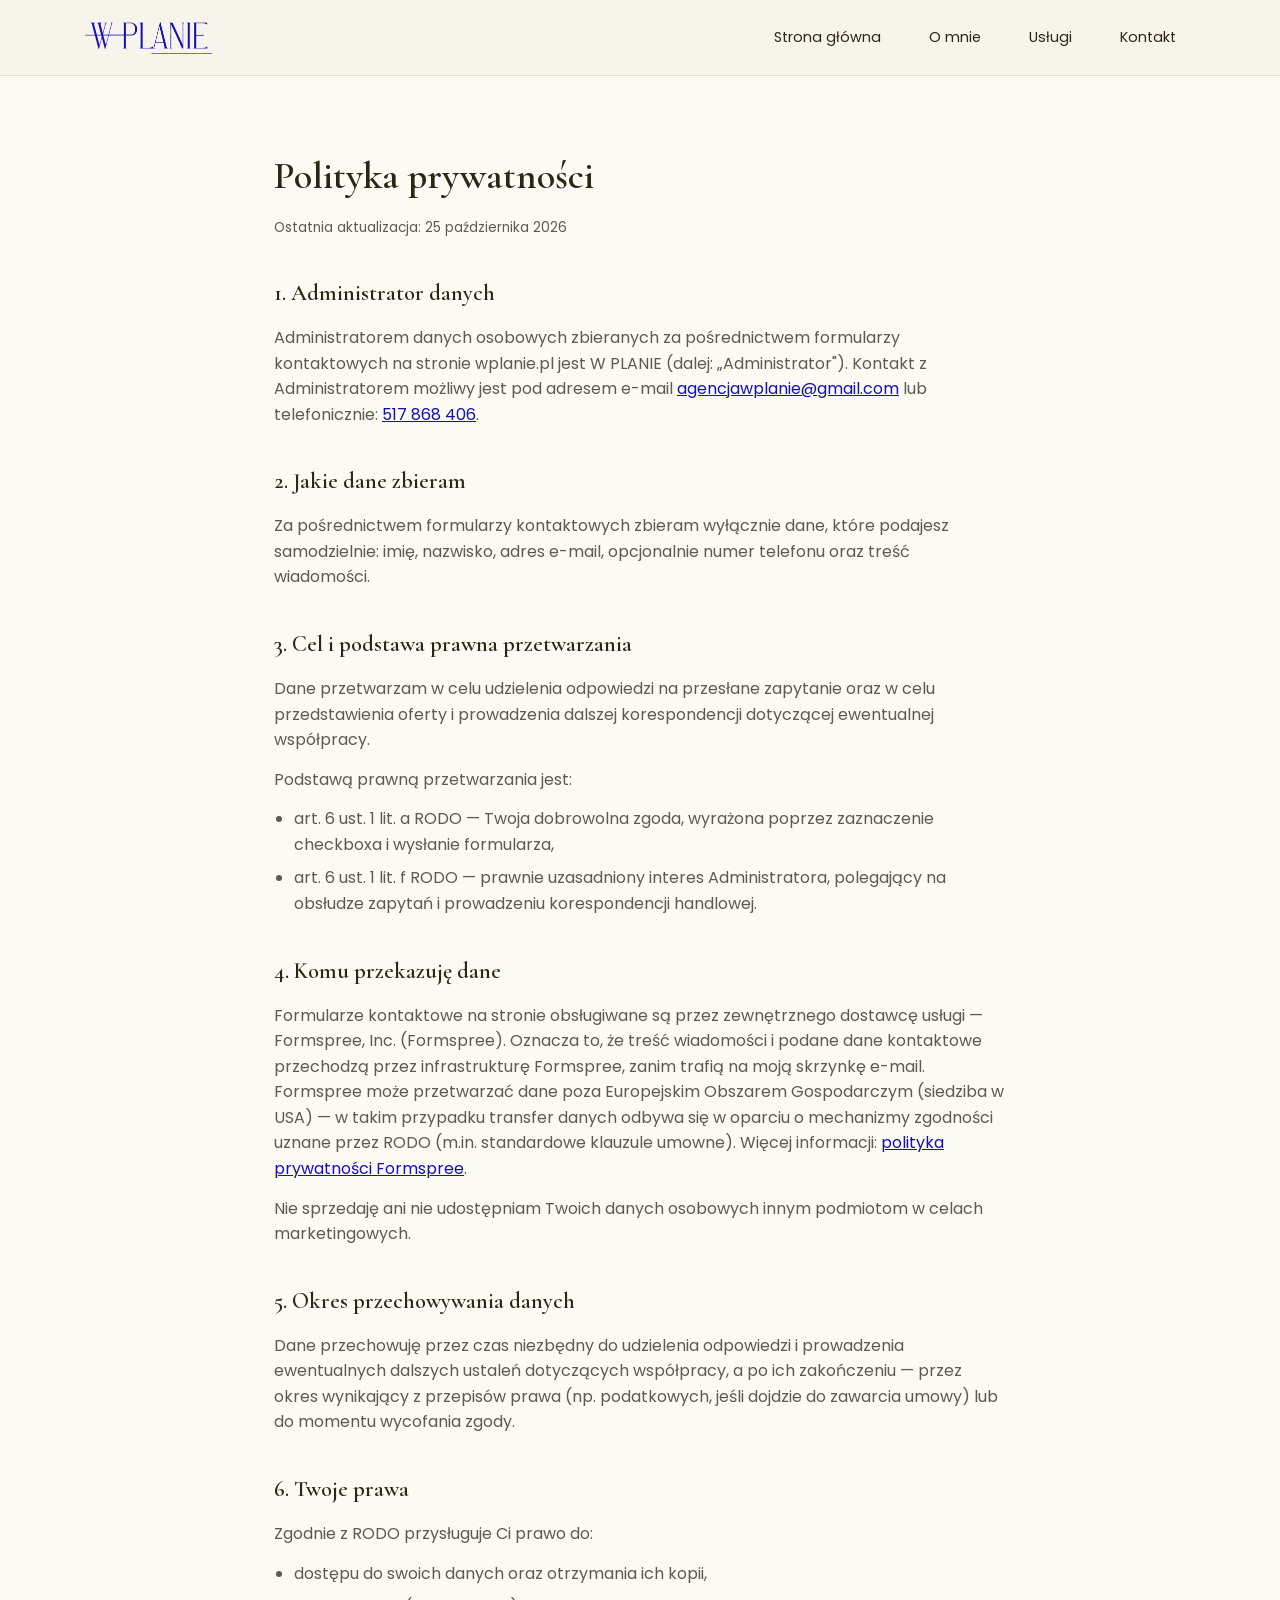
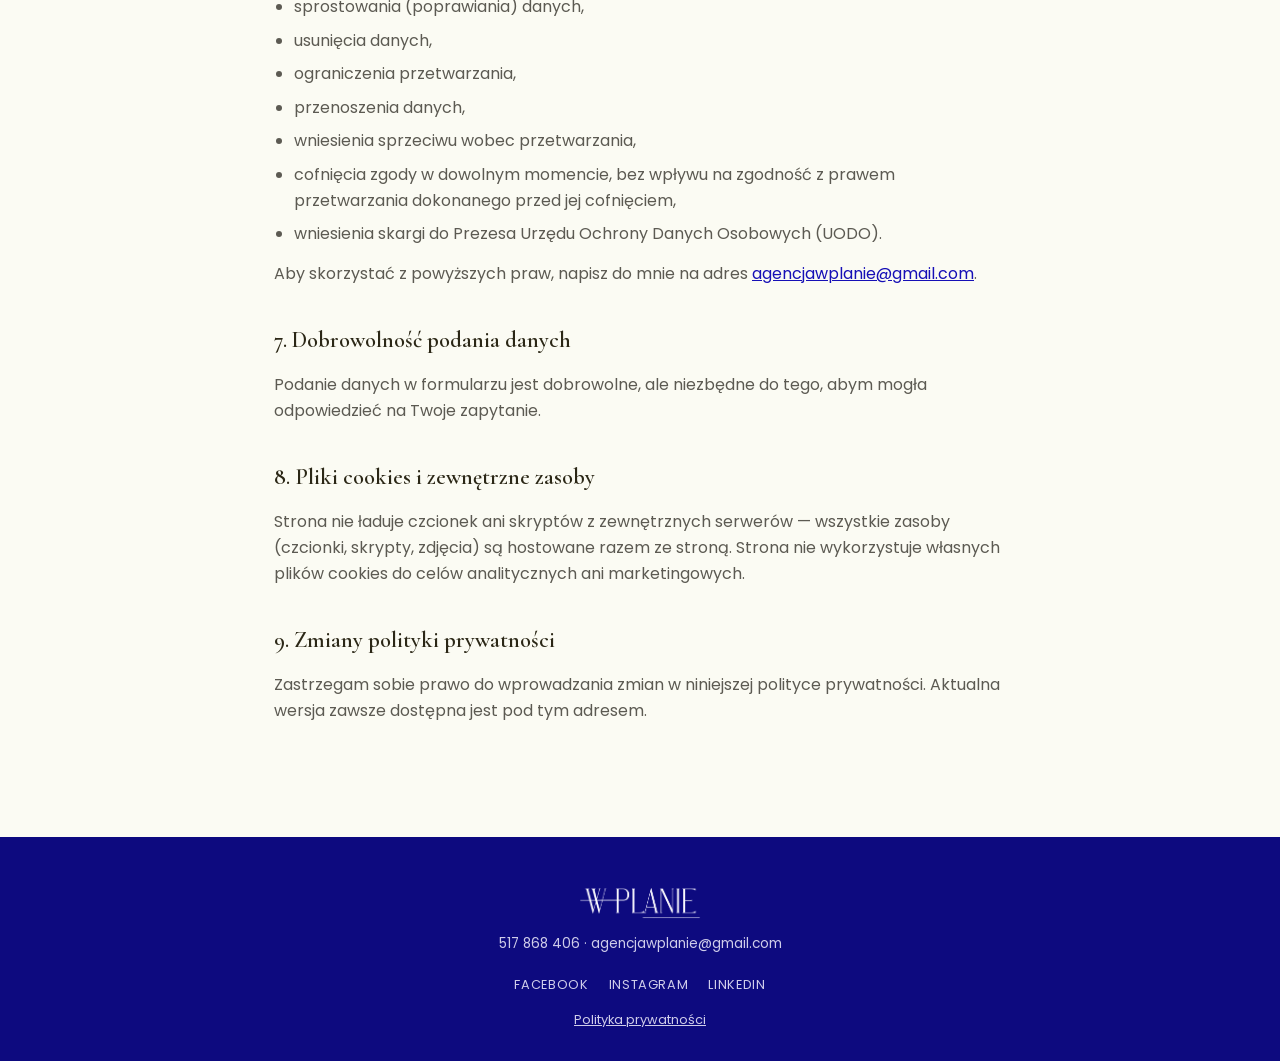
<file: polityka-prywatnosci.html>
<!DOCTYPE html>
<html lang="pl">
<head>
<meta charset="UTF-8">
<meta name="viewport" content="width=device-width, initial-scale=1.0">
<title>Polityka prywatności | W PLANIE</title>
<meta name="description" content="Polityka prywatności WPLANIE — zasady przetwarzania danych osobowych.">
<meta name="robots" content="noindex, follow">
<link rel="icon" type="image/png" href="images/favicon-32.png">
<link rel="apple-touch-icon" href="images/apple-touch-icon.png">
<link rel="stylesheet" href="css/style.css">
</head>
<body>

<div class="page-transition"></div>

<header class="site-header">
  <div class="container">
    <a href="/" class="logo">
      <img src="images/logo-header.png" alt="W PLANIE" class="logo-img" width="1028" height="271">
    </a>
    <button type="button" class="nav-toggle" aria-label="Otwórz menu" aria-expanded="false">
      <span></span><span></span><span></span>
    </button>
    <nav class="nav-links">
      <a href="/">Strona główna</a>
      <a href="o-nas.html">O mnie</a>
      <a href="uslugi.html">Usługi</a>
      <a href="kontakt.html">Kontakt</a>
    </nav>
  </div>
</header>

<section class="legal-page">
  <div class="container">
    <h1 class="legal-title">Polityka prywatności</h1>
    <p class="legal-updated">Ostatnia aktualizacja: 25 października 2026</p>

    <h2>1. Administrator danych</h2>
    <p>Administratorem danych osobowych zbieranych za pośrednictwem formularzy kontaktowych na stronie wplanie.pl jest W PLANIE (dalej: „Administrator"). Kontakt z Administratorem możliwy jest pod adresem e-mail <a href="mailto:agencjawplanie@gmail.com">agencjawplanie@gmail.com</a> lub telefonicznie: <a href="tel:+48517868406">517&nbsp;868&nbsp;406</a>.</p>

    <h2>2. Jakie dane zbieram</h2>
    <p>Za pośrednictwem formularzy kontaktowych zbieram wyłącznie dane, które podajesz samodzielnie: imię, nazwisko, adres e-mail, opcjonalnie numer telefonu oraz treść wiadomości.</p>

    <h2>3. Cel i podstawa prawna przetwarzania</h2>
    <p>Dane przetwarzam w celu udzielenia odpowiedzi na przesłane zapytanie oraz w celu przedstawienia oferty i prowadzenia dalszej korespondencji dotyczącej ewentualnej współpracy.</p>
    <p>Podstawą prawną przetwarzania jest:</p>
    <ul class="legal-list">
      <li>art. 6 ust. 1 lit. a RODO — Twoja dobrowolna zgoda, wyrażona poprzez zaznaczenie checkboxa i wysłanie formularza,</li>
      <li>art. 6 ust. 1 lit. f RODO — prawnie uzasadniony interes Administratora, polegający na obsłudze zapytań i prowadzeniu korespondencji handlowej.</li>
    </ul>

    <h2>4. Komu przekazuję dane</h2>
    <p>Formularze kontaktowe na stronie obsługiwane są przez zewnętrznego dostawcę usługi — Formspree, Inc. (Formspree). Oznacza to, że treść wiadomości i podane dane kontaktowe przechodzą przez infrastrukturę Formspree, zanim trafią na moją skrzynkę e-mail. Formspree może przetwarzać dane poza Europejskim Obszarem Gospodarczym (siedziba w USA) — w takim przypadku transfer danych odbywa się w oparciu o mechanizmy zgodności uznane przez RODO (m.in. standardowe klauzule umowne). Więcej informacji: <a href="https://formspree.io/legal/privacy-policy/" target="_blank" rel="noopener">polityka prywatności Formspree</a>.</p>
    <p>Nie sprzedaję ani nie udostępniam Twoich danych osobowych innym podmiotom w celach marketingowych.</p>

    <h2>5. Okres przechowywania danych</h2>
    <p>Dane przechowuję przez czas niezbędny do udzielenia odpowiedzi i prowadzenia ewentualnych dalszych ustaleń dotyczących współpracy, a po ich zakończeniu — przez okres wynikający z przepisów prawa (np. podatkowych, jeśli dojdzie do zawarcia umowy) lub do momentu wycofania zgody.</p>

    <h2>6. Twoje prawa</h2>
    <p>Zgodnie z RODO przysługuje Ci prawo do:</p>
    <ul class="legal-list">
      <li>dostępu do swoich danych oraz otrzymania ich kopii,</li>
      <li>sprostowania (poprawiania) danych,</li>
      <li>usunięcia danych,</li>
      <li>ograniczenia przetwarzania,</li>
      <li>przenoszenia danych,</li>
      <li>wniesienia sprzeciwu wobec przetwarzania,</li>
      <li>cofnięcia zgody w dowolnym momencie, bez wpływu na zgodność z prawem przetwarzania dokonanego przed jej cofnięciem,</li>
      <li>wniesienia skargi do Prezesa Urzędu Ochrony Danych Osobowych (UODO).</li>
    </ul>
    <p>Aby skorzystać z powyższych praw, napisz do mnie na adres <a href="mailto:agencjawplanie@gmail.com">agencjawplanie@gmail.com</a>.</p>

    <h2>7. Dobrowolność podania danych</h2>
    <p>Podanie danych w formularzu jest dobrowolne, ale niezbędne do tego, abym mogła odpowiedzieć na Twoje zapytanie.</p>

    <h2>8. Pliki cookies i zewnętrzne zasoby</h2>
    <p>Strona nie ładuje czcionek ani skryptów z zewnętrznych serwerów — wszystkie zasoby (czcionki, skrypty, zdjęcia) są hostowane razem ze stroną. Strona nie wykorzystuje własnych plików cookies do celów analitycznych ani marketingowych.</p>

    <h2>9. Zmiany polityki prywatności</h2>
    <p>Zastrzegam sobie prawo do wprowadzania zmian w niniejszej polityce prywatności. Aktualna wersja zawsze dostępna jest pod tym adresem.</p>
  </div>
</section>

<footer class="site-footer">
  <div class="container">
    <img src="images/logo-footer.png" alt="W PLANIE" class="footer-logo-img" width="1028" height="271" loading="lazy">
    <p><a href="tel:+48517868406">517&nbsp;868&nbsp;406</a> · <a href="mailto:agencjawplanie@gmail.com">agencjawplanie@gmail.com</a></p>
    <div class="footer-social">
      <a href="https://www.facebook.com/profile.php?id=61594025249303" target="_blank" rel="noopener">Facebook</a>
      <a href="https://www.instagram.com/agencjawplanie/" target="_blank" rel="noopener">Instagram</a>
      <a href="https://www.linkedin.com/in/agencja-wplanie-59b257432/" target="_blank" rel="noopener">Linkedin</a>
    </div>
    <p class="footer-legal-link"><a href="polityka-prywatnosci.html">Polityka prywatności</a></p>
  </div>
</footer>

<script src="js/vendor/gsap.min.js"></script>
<script src="js/vendor/ScrollTrigger.min.js"></script>
<script src="js/main.js"></script>
<script src="js/animations.js"></script>
</body>
</html>
</file>
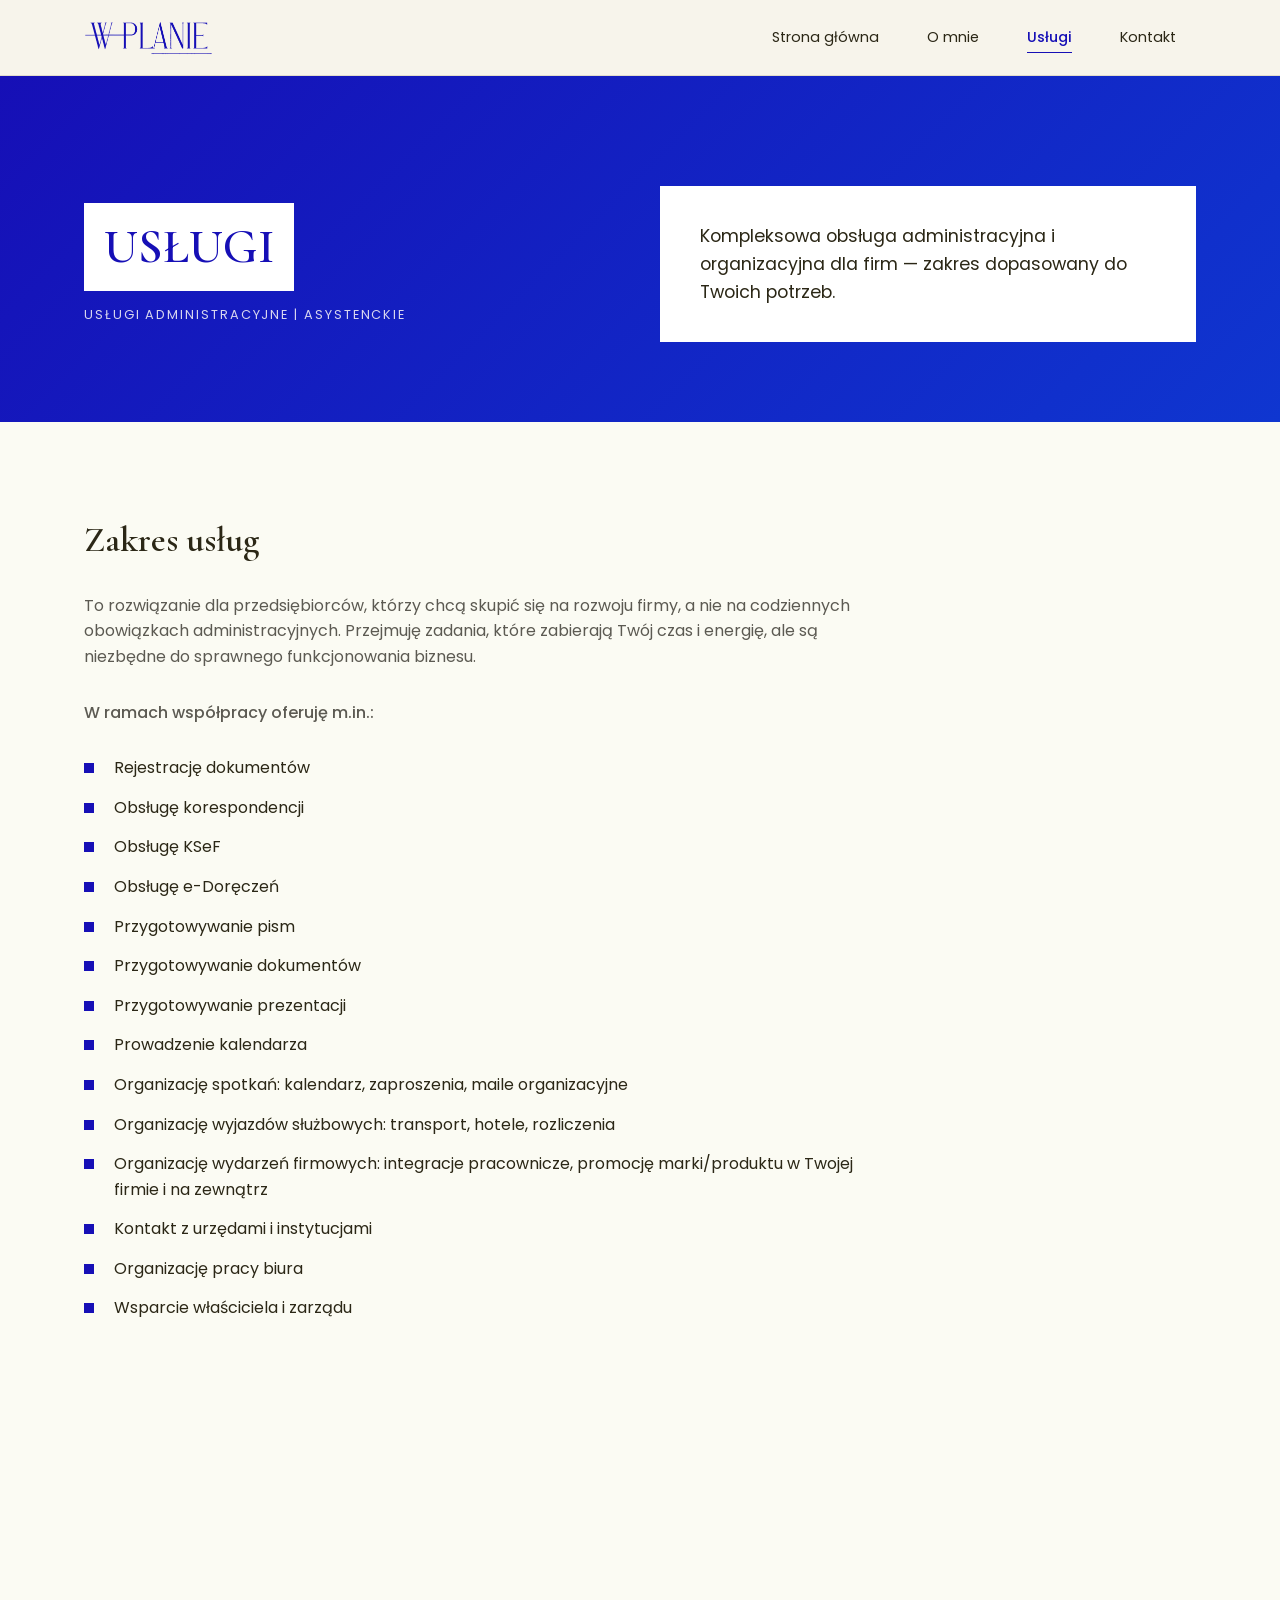
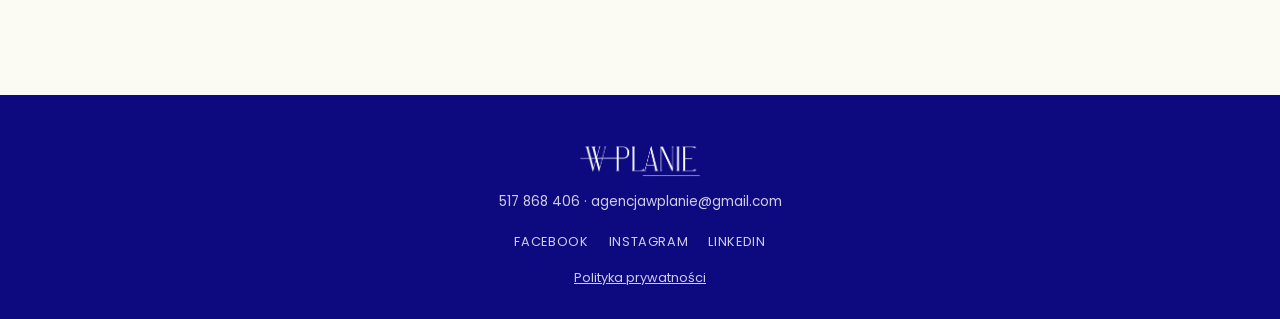
<file: uslugi.html>
<!DOCTYPE html>
<html lang="pl">
<head>
<meta charset="UTF-8">
<meta name="viewport" content="width=device-width, initial-scale=1.0">
<title>Usługi — obsługa administracyjna dla firm | W PLANIE</title>
<meta name="description" content="Kompleksowe wsparcie administracyjne: dokumenty, korespondencja, KSeF, e-Doręczenia, organizacja spotkań i wydarzeń firmowych. Zakres dopasowany do Twojej firmy.">
<link rel="canonical" href="https://wplanie.pl/uslugi.html">
<link rel="icon" type="image/png" href="images/favicon-32.png">
<link rel="apple-touch-icon" href="images/apple-touch-icon.png">
<meta property="og:type" content="website">
<meta property="og:url" content="https://wplanie.pl/uslugi.html">
<meta property="og:locale" content="pl_PL">
<meta property="og:site_name" content="W PLANIE">
<meta property="og:title" content="Usługi — obsługa administracyjna dla firm | W PLANIE">
<meta property="og:description" content="Kompleksowe wsparcie administracyjne: dokumenty, korespondencja, KSeF, e-Doręczenia, organizacja spotkań i wydarzeń firmowych. Zakres dopasowany do Twojej firmy.">
<meta property="og:image" content="https://wplanie.pl/images/logo.png">
<meta name="twitter:card" content="summary">
<meta name="twitter:title" content="Usługi — obsługa administracyjna dla firm | W PLANIE">
<meta name="twitter:description" content="Kompleksowe wsparcie administracyjne: dokumenty, korespondencja, KSeF, e-Doręczenia, organizacja spotkań i wydarzeń firmowych. Zakres dopasowany do Twojej firmy.">
<meta name="twitter:image" content="https://wplanie.pl/images/logo.png">
<link rel="stylesheet" href="css/style.css">
</head>
<body>

<div class="page-transition"></div>

<header class="site-header">
  <div class="container">
    <a href="/" class="logo">
      <img src="images/logo-header.png" alt="W PLANIE" class="logo-img" width="1028" height="271">
    </a>
    <button type="button" class="nav-toggle" aria-label="Otwórz menu" aria-expanded="false">
      <span></span><span></span><span></span>
    </button>
    <nav class="nav-links">
      <a href="/">Strona główna</a>
      <a href="o-nas.html">O mnie</a>
      <a href="uslugi.html" class="active">Usługi</a>
      <a href="kontakt.html">Kontakt</a>
    </nav>
  </div>
</header>

<section class="page-hero">
  <div class="container">
    <div class="reveal">
      <h1>USŁUGI</h1>
      <p class="eyebrow-sub">Usługi administracyjne | asystenckie</p>
    </div>
    <div class="info-box reveal">
      <p>Kompleksowa obsługa administracyjna i organizacyjna dla firm — zakres dopasowany do Twoich potrzeb.</p>
    </div>
  </div>
</section>

<section class="package">
  <div class="container">
    <h2 class="reveal">Zakres usług</h2>
    <p class="reveal">To rozwiązanie dla przedsiębiorców, którzy chcą skupić się na rozwoju firmy, a nie na codziennych obowiązkach administracyjnych. Przejmuję zadania, które zabierają Twój czas i energię, ale są niezbędne do sprawnego funkcjonowania biznesu.</p>
    <p class="service-list-intro">W ramach współpracy oferuję m.in.:</p>
    <ul class="service-list reveal">
      <li>Rejestrację dokumentów</li>
      <li>Obsługę korespondencji</li>
      <li>Obsługę KSeF</li>
      <li>Obsługę e-Doręczeń</li>
      <li>Przygotowywanie pism</li>
      <li>Przygotowywanie dokumentów</li>
      <li>Przygotowywanie prezentacji</li>
      <li>Prowadzenie kalendarza</li>
      <li>Organizację spotkań: kalendarz, zaproszenia, maile organizacyjne</li>
      <li>Organizację wyjazdów służbowych: transport, hotele, rozliczenia</li>
      <li>Organizację wydarzeń firmowych: integracje pracownicze, promocję marki/produktu w Twojej firmie i na zewnątrz</li>
      <li>Kontakt z urzędami i instytucjami</li>
      <li>Organizację pracy biura</li>
      <li>Wsparcie właściciela i zarządu</li>
    </ul>
    <p class="closing reveal">Zakres współpracy dopasowuję indywidualnie do potrzeb firmy. Pracuję zdalnie lub hybrydowo – w zależności od oczekiwań klienta.</p>
    <p class="closing reveal">Zastanawiasz się, czy to rozwiązanie pasuje do Twojej firmy? Napisz do mnie – odpowiem tego samego dnia.</p>
    <p class="note reveal">* Potrzebujesz czegoś spoza tej listy? Zakres usług dopasuję indywidualnie do Twojej firmy.</p>
    <a href="kontakt.html" class="btn btn-solid reveal">Skontaktuj się ze mną</a>
  </div>
</section>

<footer class="site-footer">
  <div class="container">
    <img src="images/logo-footer.png" alt="W PLANIE" class="footer-logo-img" width="1028" height="271" loading="lazy">
    <p><a href="tel:+48517868406">517&nbsp;868&nbsp;406</a> · <a href="mailto:agencjawplanie@gmail.com">agencjawplanie@gmail.com</a></p>
    <div class="footer-social">
      <a href="https://www.facebook.com/profile.php?id=61594025249303" target="_blank" rel="noopener">Facebook</a>
      <a href="https://www.instagram.com/agencjawplanie/" target="_blank" rel="noopener">Instagram</a>
      <a href="https://www.linkedin.com/in/agencja-wplanie-59b257432/" target="_blank" rel="noopener">Linkedin</a>
    </div>
    <p class="footer-legal-link"><a href="polityka-prywatnosci.html">Polityka prywatności</a></p>
  </div>
</footer>

<script src="js/vendor/gsap.min.js"></script>
<script src="js/vendor/ScrollTrigger.min.js"></script>
<script src="js/main.js"></script>
<script src="js/animations.js"></script>
</body>
</html>
</file>
<file: css/style.css>
/* ==========================================================================
   WPLANIE — style.css
   ========================================================================== */

/* ---------- Fonts (self-hosted, Google Fonts OFL: Cormorant Garamond, Poppins; subsets latin + latin-ext) ---------- */
@font-face {
  font-family: "Cormorant Garamond";
  font-style: normal;
  font-weight: 500;
  font-display: swap;
  src: url("../fonts/cormorant-garamond-500-latin-ext.woff2") format("woff2");
  unicode-range: U+0100-02BA, U+02BD-02C5, U+02C7-02CC, U+02CE-02D7, U+02DD-02FF, U+0304, U+0308, U+0329, U+1D00-1DBF, U+1E00-1E9F, U+1EF2-1EFF, U+2020, U+20A0-20AB, U+20AD-20C4, U+2113, U+2C60-2C7F, U+A720-A7FF;
}

@font-face {
  font-family: "Cormorant Garamond";
  font-style: normal;
  font-weight: 500;
  font-display: swap;
  src: url("../fonts/cormorant-garamond-500-latin.woff2") format("woff2");
  unicode-range: U+0000-00FF, U+0131, U+0152-0153, U+02BB-02BC, U+02C6, U+02DA, U+02DC, U+0304, U+0308, U+0329, U+2000-206F, U+20AC, U+2122, U+2191, U+2193, U+2212, U+2215, U+FEFF, U+FFFD;
}

@font-face {
  font-family: "Cormorant Garamond";
  font-style: normal;
  font-weight: 600;
  font-display: swap;
  src: url("../fonts/cormorant-garamond-500-latin-ext.woff2") format("woff2");
  unicode-range: U+0100-02BA, U+02BD-02C5, U+02C7-02CC, U+02CE-02D7, U+02DD-02FF, U+0304, U+0308, U+0329, U+1D00-1DBF, U+1E00-1E9F, U+1EF2-1EFF, U+2020, U+20A0-20AB, U+20AD-20C4, U+2113, U+2C60-2C7F, U+A720-A7FF;
}

@font-face {
  font-family: "Cormorant Garamond";
  font-style: normal;
  font-weight: 600;
  font-display: swap;
  src: url("../fonts/cormorant-garamond-500-latin.woff2") format("woff2");
  unicode-range: U+0000-00FF, U+0131, U+0152-0153, U+02BB-02BC, U+02C6, U+02DA, U+02DC, U+0304, U+0308, U+0329, U+2000-206F, U+20AC, U+2122, U+2191, U+2193, U+2212, U+2215, U+FEFF, U+FFFD;
}

@font-face {
  font-family: "Poppins";
  font-style: normal;
  font-weight: 300;
  font-display: swap;
  src: url("../fonts/poppins-300-latin-ext.woff2") format("woff2");
  unicode-range: U+0100-02BA, U+02BD-02C5, U+02C7-02CC, U+02CE-02D7, U+02DD-02FF, U+0304, U+0308, U+0329, U+1D00-1DBF, U+1E00-1E9F, U+1EF2-1EFF, U+2020, U+20A0-20AB, U+20AD-20C4, U+2113, U+2C60-2C7F, U+A720-A7FF;
}

@font-face {
  font-family: "Poppins";
  font-style: normal;
  font-weight: 300;
  font-display: swap;
  src: url("../fonts/poppins-300-latin.woff2") format("woff2");
  unicode-range: U+0000-00FF, U+0131, U+0152-0153, U+02BB-02BC, U+02C6, U+02DA, U+02DC, U+0304, U+0308, U+0329, U+2000-206F, U+20AC, U+2122, U+2191, U+2193, U+2212, U+2215, U+FEFF, U+FFFD;
}

@font-face {
  font-family: "Poppins";
  font-style: normal;
  font-weight: 400;
  font-display: swap;
  src: url("../fonts/poppins-400-latin-ext.woff2") format("woff2");
  unicode-range: U+0100-02BA, U+02BD-02C5, U+02C7-02CC, U+02CE-02D7, U+02DD-02FF, U+0304, U+0308, U+0329, U+1D00-1DBF, U+1E00-1E9F, U+1EF2-1EFF, U+2020, U+20A0-20AB, U+20AD-20C4, U+2113, U+2C60-2C7F, U+A720-A7FF;
}

@font-face {
  font-family: "Poppins";
  font-style: normal;
  font-weight: 400;
  font-display: swap;
  src: url("../fonts/poppins-400-latin.woff2") format("woff2");
  unicode-range: U+0000-00FF, U+0131, U+0152-0153, U+02BB-02BC, U+02C6, U+02DA, U+02DC, U+0304, U+0308, U+0329, U+2000-206F, U+20AC, U+2122, U+2191, U+2193, U+2212, U+2215, U+FEFF, U+FFFD;
}

@font-face {
  font-family: "Poppins";
  font-style: normal;
  font-weight: 500;
  font-display: swap;
  src: url("../fonts/poppins-500-latin-ext.woff2") format("woff2");
  unicode-range: U+0100-02BA, U+02BD-02C5, U+02C7-02CC, U+02CE-02D7, U+02DD-02FF, U+0304, U+0308, U+0329, U+1D00-1DBF, U+1E00-1E9F, U+1EF2-1EFF, U+2020, U+20A0-20AB, U+20AD-20C4, U+2113, U+2C60-2C7F, U+A720-A7FF;
}

@font-face {
  font-family: "Poppins";
  font-style: normal;
  font-weight: 500;
  font-display: swap;
  src: url("../fonts/poppins-500-latin.woff2") format("woff2");
  unicode-range: U+0000-00FF, U+0131, U+0152-0153, U+02BB-02BC, U+02C6, U+02DA, U+02DC, U+0304, U+0308, U+0329, U+2000-206F, U+20AC, U+2122, U+2191, U+2193, U+2212, U+2215, U+FEFF, U+FFFD;
}

@font-face {
  font-family: "Poppins";
  font-style: normal;
  font-weight: 600;
  font-display: swap;
  src: url("../fonts/poppins-600-latin-ext.woff2") format("woff2");
  unicode-range: U+0100-02BA, U+02BD-02C5, U+02C7-02CC, U+02CE-02D7, U+02DD-02FF, U+0304, U+0308, U+0329, U+1D00-1DBF, U+1E00-1E9F, U+1EF2-1EFF, U+2020, U+20A0-20AB, U+20AD-20C4, U+2113, U+2C60-2C7F, U+A720-A7FF;
}

@font-face {
  font-family: "Poppins";
  font-style: normal;
  font-weight: 600;
  font-display: swap;
  src: url("../fonts/poppins-600-latin.woff2") format("woff2");
  unicode-range: U+0000-00FF, U+0131, U+0152-0153, U+02BB-02BC, U+02C6, U+02DA, U+02DC, U+0304, U+0308, U+0329, U+2000-206F, U+20AC, U+2122, U+2191, U+2193, U+2212, U+2215, U+FEFF, U+FFFD;
}


:root {
  --navy: #160fb6;
  --navy-dark: #0d0a7f;
  --navy-light: #0f36d0;
  --cream: #fbfbf3;
  --cream-dark: #f2eddb;
  --text-dark: #2b2716;
  --text-muted: #5c5a52;
  --white: #ffffff;
  --border: #e2dccb;

  --font-serif: "Cormorant Garamond", Georgia, serif;
  --font-sans: "Poppins", "Segoe UI", Arial, sans-serif;

  --container-width: 1160px;
}

/* ---------- Reset ---------- */
* {
  margin: 0;
  padding: 0;
  box-sizing: border-box;
}

body {
  font-family: var(--font-sans);
  color: var(--text-dark);
  background: var(--cream);
  line-height: 1.6;
  -webkit-font-smoothing: antialiased;
}

img {
  max-width: 100%;
  display: block;
}

a {
  text-decoration: none;
  color: inherit;
}

ul {
  list-style: none;
}

button {
  font-family: inherit;
  cursor: pointer;
}

.container {
  width: 100%;
  max-width: var(--container-width);
  margin: 0 auto;
  padding: 0 24px;
}

section {
  padding: 90px 0;
}

/* ---------- Buttons ---------- */
.btn {
  position: relative;
  display: inline-block;
  padding: 14px 34px;
  border: 1.5px solid var(--navy);
  background: transparent;
  color: var(--navy);
  font-size: 0.85rem;
  letter-spacing: 0.12em;
  text-transform: uppercase;
  overflow: hidden;
  z-index: 0;
  transition: color 0.3s ease, transform 0.25s ease, box-shadow 0.25s ease;
}

.btn::before {
  content: "";
  position: absolute;
  inset: 0;
  background: var(--navy);
  transform: scaleX(0);
  transform-origin: left;
  z-index: -1;
  transition: transform 0.35s cubic-bezier(0.16, 1, 0.3, 1);
}

.btn:hover {
  color: var(--white);
  transform: translateY(-2px);
  box-shadow: 0 12px 24px rgba(32, 29, 120, 0.18);
}

.btn:hover::before {
  transform: scaleX(1);
}

.btn:active {
  transform: translateY(0);
  box-shadow: 0 6px 12px rgba(32, 29, 120, 0.15);
}

.btn:disabled {
  opacity: 0.6;
  cursor: not-allowed;
  transform: none;
  box-shadow: none;
}

.btn:disabled::before {
  transform: scaleX(0);
}

.btn-solid {
  background: var(--navy);
  color: var(--white);
}

.btn-solid::before {
  background: var(--navy-dark);
}

.btn-light {
  border-color: var(--white);
  color: var(--white);
}

.btn-light::before {
  background: var(--white);
}

.btn-light:hover {
  color: var(--navy);
}

/* ---------- Placeholder images ---------- */
.img-placeholder-wrap {
  overflow: hidden;
  position: relative;
}

.img-placeholder {
  position: relative;
  width: 100%;
  height: 100%;
  min-height: 260px;
  background:
    repeating-linear-gradient(
      45deg,
      #e4ddc8,
      #e4ddc8 12px,
      #ded6bf 12px,
      #ded6bf 24px
    );
  display: flex;
  align-items: center;
  justify-content: center;
  color: #8b8367;
  text-align: center;
  transition: transform 0.6s cubic-bezier(0.16, 1, 0.3, 1);
}

.img-placeholder-wrap:hover .img-placeholder {
  transform: scale(1.04);
}

.img-photo {
  display: block;
  width: 100%;
  height: 100%;
  min-height: inherit;
  object-fit: cover;
  object-position: center;
  transition: transform 0.6s cubic-bezier(0.16, 1, 0.3, 1);
}

.img-placeholder-wrap:hover .img-photo {
  transform: scale(1.04);
}

.hero .img-photo {
  position: absolute;
  inset: 0;
  min-height: 480px;
}

.img-placeholder::before {
  content: attr(data-label);
  background: rgba(255, 255, 255, 0.85);
  padding: 8px 16px;
  font-size: 0.75rem;
  letter-spacing: 0.08em;
  text-transform: uppercase;
  border: 1px dashed #b3aa88;
}

/* ---------- Header ---------- */
.site-header {
  position: sticky;
  top: 0;
  z-index: 100;
  background: rgba(247, 243, 234, 0.9);
  backdrop-filter: blur(10px);
  -webkit-backdrop-filter: blur(10px);
  border-bottom: 1px solid var(--border);
  box-shadow: 0 0 0 rgba(20, 18, 58, 0);
  transition: box-shadow 0.35s ease, background 0.35s ease;
}

.site-header.scrolled {
  box-shadow: 0 8px 24px rgba(20, 18, 58, 0.08);
}

.site-header .container {
  display: flex;
  align-items: center;
  justify-content: space-between;
  padding-top: 16px;
  padding-bottom: 16px;
  transition: padding 0.35s ease;
}

.site-header.scrolled .container {
  padding-top: 10px;
  padding-bottom: 10px;
}

.logo {
  display: flex;
  flex-direction: column;
  line-height: 1;
  transition: opacity 0.25s ease;
}

.logo:hover {
  opacity: 0.7;
}

.logo-img {
  display: block;
  height: 34px;
  width: auto;
}

.nav-links {
  display: flex;
  gap: 8px;
}

.nav-links a {
  position: relative;
  padding: 10px 20px;
  font-size: 0.9rem;
  color: var(--text-dark);
  transition: color 0.25s ease;
}

.nav-links a::after {
  content: "";
  position: absolute;
  left: 20px;
  right: 20px;
  bottom: 6px;
  height: 1px;
  background: var(--navy);
  transform: scaleX(0);
  transform-origin: left;
  transition: transform 0.3s cubic-bezier(0.16, 1, 0.3, 1);
}

.nav-links a:hover {
  color: var(--navy);
}

.nav-links a:hover::after,
.nav-links a.active::after {
  transform: scaleX(1);
}

.nav-links a.active {
  color: var(--navy);
  font-weight: 500;
}

.nav-toggle {
  display: none;
  flex-direction: column;
  gap: 5px;
  background: none;
  border: none;
  padding: 6px;
}

.nav-toggle span {
  width: 26px;
  height: 2px;
  background: var(--text-dark);
}

/* ---------- Hero ---------- */
.hero {
  position: relative;
  min-height: 480px;
  display: flex;
  align-items: center;
  overflow: hidden;
  padding: 0;
}

.hero .img-placeholder {
  position: absolute;
  inset: 0;
  min-height: 480px;
}

.hero-overlay {
  position: absolute;
  inset: 0;
  background: linear-gradient(180deg, rgba(20, 18, 58, 0.55), rgba(20, 18, 58, 0.35));
}

.hero-content {
  position: relative;
  z-index: 2;
  color: var(--white);
  text-align: center;
  width: 100%;
}

.hero-tagline {
  font-size: 0.85rem;
  letter-spacing: 0.18em;
  text-transform: uppercase;
  margin-bottom: 40px;
}

.hero-logo {
  font-family: var(--font-serif);
  font-size: 1.9rem;
  font-weight: 500;
  line-height: 1.35;
  letter-spacing: 0.01em;
  color: var(--navy-light);
  background: rgba(247, 243, 234, 0.92);
  display: inline-block;
  max-width: 620px;
  padding: 22px 46px;
}

/* ---------- Intro / split section ---------- */
.split {
  display: grid;
  grid-template-columns: 1fr 1fr;
  padding: 0;
}

.split-panel {
  padding: 70px 60px;
  display: flex;
  flex-direction: column;
  justify-content: center;
}

.split-panel.navy {
  background: var(--navy);
  color: var(--white);
}

.split-panel h1,
.split-panel h2 {
  font-family: var(--font-serif);
  font-size: 2.2rem;
  font-weight: 500;
  line-height: 1.3;
}

.split-panel.cream {
  background: var(--cream);
}

.split-panel.cream p {
  margin-bottom: 22px;
  color: var(--text-muted);
}

.split-panel.cream p:first-of-type {
  color: var(--text-dark);
  font-weight: 500;
  font-size: 1.05rem;
}

/* ---------- Jak pracujemy ---------- */
.how-we-work {
  display: grid;
  grid-template-columns: 1fr 1.1fr;
  gap: 60px;
  align-items: center;
}

.how-we-work .img-placeholder,
.how-we-work .img-photo {
  aspect-ratio: 4 / 3;
  min-height: 320px;
}

.eyebrow {
  font-size: 0.8rem;
  letter-spacing: 0.15em;
  text-transform: uppercase;
  color: var(--navy);
  margin-bottom: 14px;
}

.how-we-work h2 {
  font-family: var(--font-serif);
  font-size: 2.2rem;
  margin-bottom: 22px;
}

.how-we-work p {
  color: var(--text-muted);
  margin-bottom: 22px;
}

.how-we-work .location-line {
  font-weight: 600;
  color: var(--text-dark);
}

/* ---------- Etapy współpracy ---------- */
.stages {
  background: var(--cream-dark);
}

.stages h2 {
  font-family: var(--font-serif);
  font-size: 2.2rem;
  text-align: center;
  margin-bottom: 60px;
}

.stage-grid {
  display: grid;
  grid-template-columns: repeat(3, 1fr);
  gap: 40px;
}

.stage-card {
  background: var(--white);
  padding: 40px 32px;
  border: 1px solid var(--border);
  text-align: center;
  transition: transform 0.35s cubic-bezier(0.16, 1, 0.3, 1), box-shadow 0.35s ease, border-color 0.35s ease;
}

.stage-card:hover {
  transform: translateY(-8px);
  box-shadow: 0 24px 40px rgba(32, 29, 120, 0.12);
  border-color: transparent;
}

.stage-card .stage-number {
  font-family: var(--font-sans);
  font-weight: 300;
  font-size: 2.1rem;
  color: var(--navy);
  margin-bottom: 14px;
  transition: transform 0.35s ease;
}

.stage-card:hover .stage-number {
  transform: scale(1.1);
}

.stage-card h3 {
  font-size: 1.05rem;
  letter-spacing: 0.05em;
  text-transform: uppercase;
  margin-bottom: 14px;
}

.stage-card p {
  color: var(--text-muted);
  font-size: 0.95rem;
  margin-bottom: 20px;
}

/* ---------- Co zyskasz ---------- */
.benefits h2 {
  font-family: var(--font-serif);
  font-size: 2.2rem;
  text-align: center;
  max-width: 640px;
  margin: 0 auto 60px;
}

.benefit-grid {
  display: grid;
  grid-template-columns: repeat(3, 1fr);
  gap: 50px;
}

.benefit-card {
  text-align: center;
}

.benefit-card .benefit-number {
  width: 56px;
  height: 56px;
  margin: 0 auto 20px;
  border: 1.5px solid var(--navy);
  border-radius: 50%;
  display: flex;
  align-items: center;
  justify-content: center;
  font-family: var(--font-sans);
  font-weight: 500;
  font-size: 1.15rem;
  color: var(--navy);
  transition: transform 0.35s cubic-bezier(0.16, 1, 0.3, 1), background 0.35s ease, color 0.35s ease;
}

.benefit-card:hover .benefit-number {
  transform: scale(1.12);
  background: var(--navy);
  color: var(--white);
}

.benefit-card h3 {
  font-size: 0.95rem;
  letter-spacing: 0.08em;
  text-transform: uppercase;
  margin-bottom: 14px;
}

.benefit-card p {
  color: var(--text-muted);
  font-size: 0.95rem;
}

/* ---------- Biznes CTA ---------- */
.biznes {
  background: var(--navy);
  color: var(--white);
  display: grid;
  grid-template-columns: 1fr 1fr;
  align-items: stretch;
  padding: 0;
}

.biznes {
  background: var(--navy);
}

.biznes .img-placeholder {
  min-height: 100%;
}

.biznes .img-placeholder-wrap {
  align-self: center;
}

.biznes .img-photo {
  display: block;
  width: auto;
  height: auto;
  max-width: 100%;
  max-height: 480px;
  aspect-ratio: 4 / 3;
  margin: 0 auto;
}

.biznes-text {
  padding: 80px 60px;
  display: flex;
  flex-direction: column;
  justify-content: center;
}

.biznes-text .eyebrow {
  color: var(--cream);
}

.biznes-text h2 {
  font-family: var(--font-serif);
  font-size: 2rem;
  margin-bottom: 20px;
}

.biznes-text p {
  color: #d8d6ef;
  margin-bottom: 30px;
}

/* ---------- Contact CTA / form ---------- */
.contact-cta {
  text-align: center;
}

.contact-cta h2 {
  font-family: var(--font-serif);
  font-size: 2.2rem;
  margin-bottom: 16px;
}

.contact-cta > p {
  color: var(--text-muted);
  max-width: 520px;
  margin: 0 auto 50px;
}

.contact-cta > p + .btn {
  margin-top: 26px;
}

.contact-form {
  max-width: 640px;
  margin: 0 auto;
  text-align: left;
  display: grid;
  grid-template-columns: 1fr 1fr;
  gap: 22px;
}

.contact-form .full {
  grid-column: 1 / -1;
}

.field label {
  display: block;
  font-size: 0.8rem;
  letter-spacing: 0.05em;
  margin-bottom: 8px;
  color: var(--text-dark);
}

.field input,
.field textarea {
  width: 100%;
  padding: 12px 14px;
  border: 1px solid var(--border);
  background: var(--white);
  font-family: inherit;
  font-size: 0.95rem;
  color: var(--text-dark);
}

.field input:focus,
.field textarea:focus {
  outline: 2px solid var(--navy);
  outline-offset: 2px;
  border-color: var(--navy);
}

.contact-form .submit-row {
  text-align: center;
}

.form-note {
  grid-column: 1 / -1;
  font-size: 0.85rem;
  color: var(--text-muted);
  text-align: center;
  min-height: 1.2em;
}

.form-note.form-note-success {
  color: #1a7a3c;
  font-weight: 500;
}

.form-note.form-note-error {
  color: #b3261e;
  font-weight: 500;
}

/* ---------- Page header (Usługi / Kontakt) ---------- */
.page-hero {
  position: relative;
  padding: 110px 0 80px;
  background: linear-gradient(135deg, var(--navy) 0%, var(--navy-light) 100%);
  color: var(--white);
  overflow: hidden;
}

.page-hero .container {
  position: relative;
  z-index: 2;
  display: grid;
  grid-template-columns: 1fr 1fr;
  gap: 40px;
  align-items: center;
}

.page-hero h1 {
  font-family: var(--font-serif);
  font-size: 3rem;
  background: var(--white);
  color: var(--navy);
  display: inline-block;
  padding: 6px 20px;
  margin-bottom: 14px;
}

.page-hero .eyebrow-sub {
  font-size: 0.8rem;
  letter-spacing: 0.15em;
  text-transform: uppercase;
  color: #d8d6ef;
}

.page-hero .info-box {
  background: var(--white);
  color: var(--text-dark);
  padding: 36px 40px;
}

.page-hero .info-box p {
  font-size: 1.1rem;
}

/* ---------- Usługi content ---------- */
.package h2 {
  font-family: var(--font-serif);
  font-size: 2.2rem;
  margin-bottom: 24px;
}

.package > .container > p {
  color: var(--text-muted);
  max-width: 780px;
  margin-bottom: 20px;
}

.service-list-intro {
  margin-top: 30px;
  font-weight: 500;
  color: var(--text-dark);
}

.service-list {
  max-width: 780px;
  margin: 30px 0 40px;
  display: grid;
  gap: 14px;
}

.service-list li {
  position: relative;
  padding-left: 30px;
  color: var(--text-dark);
}

.service-list li::before {
  content: "";
  position: absolute;
  left: 0;
  top: 8px;
  width: 10px;
  height: 10px;
  background: var(--navy);
}

.package .closing {
  max-width: 780px;
  color: var(--text-muted);
  margin-bottom: 40px;
}

.package .note {
  font-size: 0.85rem;
  color: var(--text-muted);
  font-style: italic;
  margin-bottom: 30px;
}

/* ---------- Kontakt page ---------- */
.kontakt-intro {
  padding: 70px 0 0;
}

.kontakt-title {
  font-family: var(--font-serif);
  font-size: 2.4rem;
  margin-bottom: 18px;
}

.kontakt-lead {
  color: var(--text-muted);
  max-width: 620px;
}


.contact-page {
  display: grid;
  grid-template-columns: 1fr 1fr;
  padding: 60px 0 0;
  align-items: stretch;
}

.contact-page .img-placeholder-wrap {
  min-height: 100%;
  align-self: start;
}

.contact-page .img-placeholder {
  min-height: 100%;
}

.contact-page .img-photo {
  width: 100%;
  height: auto;
  aspect-ratio: 4 / 3;
  max-height: 480px;
}

.contact-details {
  display: grid;
  grid-template-rows: auto 1fr;
}

.contact-info {
  background: var(--cream-dark);
  padding: 70px 60px;
}

.contact-info .info-item {
  display: flex;
  align-items: center;
  gap: 14px;
  margin-bottom: 18px;
  font-size: 1.05rem;
}

.contact-info .info-item a,
.site-footer p a {
  transition: color 0.25s ease;
}

.contact-info .info-item a:hover {
  color: var(--navy-light);
}

.site-footer p a:hover {
  color: var(--white);
}

.contact-info .icon {
  width: 22px;
  height: 22px;
  flex-shrink: 0;
  color: var(--navy);
}

.contact-page-form {
  padding: 70px 60px;
  background: var(--white);
}

.contact-page-form .contact-form {
  grid-template-columns: 1fr 1fr;
}

.social-row {
  margin-top: 40px;
  display: flex;
  gap: 24px;
}

.social-row a {
  font-size: 0.85rem;
  letter-spacing: 0.05em;
  text-transform: uppercase;
  border-bottom: 1px solid var(--navy);
  padding-bottom: 2px;
}

/* ---------- Footer ---------- */
.site-footer {
  background: var(--navy-dark);
  color: #cfcdea;
  padding: 50px 0 30px;
  text-align: center;
}

.footer-logo-img {
  height: 32px;
  width: auto;
  margin: 0 auto;
}

.site-footer p {
  margin-top: 14px;
  font-size: 0.85rem;
}

.site-footer .footer-social {
  margin-top: 20px;
  display: flex;
  justify-content: center;
  gap: 20px;
  font-size: 0.8rem;
  text-transform: uppercase;
  letter-spacing: 0.05em;
}

/* ---------- Page transition overlay ---------- */
.page-transition {
  position: fixed;
  inset: 0;
  z-index: 9999;
  background: var(--cream);
  opacity: 0;
  pointer-events: none;
}

/* ---------- Social / footer link hover ---------- */
.footer-social a,
.social-row a {
  transition: color 0.25s ease, border-color 0.25s ease, transform 0.25s ease;
  display: inline-block;
}

.footer-social a:hover {
  color: var(--white);
  transform: translateY(-2px);
}

.social-row a:hover {
  color: var(--navy-light);
  border-color: var(--navy-light);
  transform: translateY(-2px);
}

/* ---------- Form field focus polish ---------- */
.field input,
.field textarea {
  transition: border-color 0.2s ease;
}

/* ---------- Service list item hover ---------- */
.service-list li {
  transition: transform 0.25s ease;
}

.service-list li:hover {
  transform: translateX(4px);
}

.service-list li::before {
  transition: transform 0.25s ease, background 0.25s ease;
}

.service-list li:hover::before {
  transform: scale(1.4);
  background: var(--navy-light);
}

/* ---------- Reduced motion ---------- */
@media (prefers-reduced-motion: reduce) {
  * {
    animation-duration: 0.001ms !important;
    animation-iteration-count: 1 !important;
    transition-duration: 0.001ms !important;
    scroll-behavior: auto !important;
  }
}

/* ---------- Responsive ---------- */
@media (max-width: 900px) {
  .split,
  .how-we-work,
  .biznes,
  .page-hero .container,
  .contact-page {
    grid-template-columns: 1fr;
  }

  .how-we-work {
    gap: 30px;
  }

  .how-we-work .img-placeholder,
  .how-we-work .img-photo {
    aspect-ratio: 4 / 3;
    min-height: 220px;
  }

  .stage-grid,
  .benefit-grid {
    grid-template-columns: 1fr;
  }

  .split-panel {
    padding: 50px 30px;
  }

  section {
    padding: 60px 0;
  }
}

@media (max-width: 700px) {
  .nav-links {
    position: absolute;
    top: 100%;
    left: 0;
    right: 0;
    background: var(--cream);
    flex-direction: column;
    border-bottom: 1px solid var(--border);
    display: none;
  }

  .nav-links.open {
    display: flex;
  }

  .nav-links a {
    padding: 14px 24px;
    border-bottom: 1px solid var(--border);
  }

  .nav-toggle {
    display: flex;
  }

  .contact-form,
  .contact-page-form .contact-form {
    grid-template-columns: 1fr;
  }

  .hero-logo {
    font-size: 1.3rem;
    letter-spacing: 0.01em;
    padding: 16px 24px;
  }

  .page-hero h1 {
    font-size: 1.9rem;
  }

  .split-panel h1,
  .split-panel h2,
  .how-we-work h2,
  .stages h2,
  .benefits h2,
  .contact-cta h2,
  .package h2,
  .confidentiality h2,
  .kontakt-title {
    font-size: 1.6rem;
  }

  .biznes-text h2 {
    font-size: 1.5rem;
  }

  .stage-card .stage-number {
    font-size: 1.7rem;
  }

  .benefit-card .benefit-number {
    width: 46px;
    height: 46px;
    font-size: 1rem;
  }
}

/* ---------- Legal page ---------- */
.legal-page {
  padding: 70px 0 100px;
}

.legal-page .container {
  max-width: 780px;
}

.legal-title {
  font-family: var(--font-serif);
  font-size: 2.4rem;
  margin-bottom: 10px;
}

.legal-updated {
  color: var(--text-muted);
  font-size: 0.85rem;
  margin-bottom: 40px;
}

.legal-page h2 {
  font-family: var(--font-serif);
  font-size: 1.4rem;
  margin: 36px 0 14px;
}

.legal-page p {
  color: var(--text-muted);
  margin-bottom: 14px;
}

.legal-page a {
  color: var(--navy);
  text-decoration: underline;
}

.legal-list {
  margin: 0 0 14px 20px;
  color: var(--text-muted);
}

.legal-list li {
  margin-bottom: 8px;
  list-style: disc;
}

.footer-legal-link {
  margin-top: 16px;
}

.footer-legal-link a {
  font-size: 0.8rem;
  color: #cfcdea;
  text-decoration: underline;
}

.footer-legal-link a:hover {
  color: var(--white);
}

@media (max-width: 700px) {
  .legal-title {
    font-size: 1.9rem;
  }
}

/* ---------- Consent checkbox ---------- */
.field-consent {
  grid-column: 1 / -1;
  display: flex;
  align-items: flex-start;
  gap: 10px;
  font-size: 0.85rem;
  color: var(--text-muted);
}

.field-consent input[type="checkbox"] {
  margin-top: 3px;
  width: 16px;
  height: 16px;
  flex-shrink: 0;
  accent-color: var(--navy);
}

.field-consent label {
  line-height: 1.5;
}

.field-consent a {
  color: var(--navy);
  text-decoration: underline;
}

/* ---------- O nas page ---------- */
.onas-intro {
  padding: 70px 0 0;
}

.onas-title {
  font-family: var(--font-serif);
  font-size: 2.4rem;
  margin-bottom: 18px;
}

.onas-lead {
  color: var(--text-muted);
  max-width: 620px;
}

.onas-values-grid {
  grid-template-columns: repeat(2, 1fr);
  max-width: 900px;
  margin: 0 auto;
  gap: 50px 40px;
}

@media (max-width: 700px) {
  .onas-title {
    font-size: 1.6rem;
  }

  .onas-values-grid {
    grid-template-columns: 1fr;
  }
}

/* ---------- Honeypot (spam protection for Formspree) ---------- */
.hp-field {
  position: absolute;
  left: -9999px;
  width: 1px;
  height: 1px;
  opacity: 0;
  pointer-events: none;
}

/* ---------- Reply-time note under forms ---------- */
.reply-note {
  grid-column: 1 / -1;
  text-align: center;
  font-size: 0.85rem;
  color: var(--text-muted);
  margin-top: -6px;
}

/* ---------- Larger touch targets on phones (visuals unchanged) ---------- */
@media (max-width: 700px) {
  .nav-toggle {
    min-width: 44px;
    min-height: 44px;
    padding: 12px;
    align-items: center;
    justify-content: center;
  }

  .site-footer p a,
  .footer-social a,
  .social-row a,
  .footer-legal-link a {
    position: relative;
  }

  .site-footer p a::after,
  .footer-social a::after,
  .social-row a::after,
  .footer-legal-link a::after {
    content: "";
    position: absolute;
    inset: -12px -8px;
  }

  .field-consent input[type="checkbox"] {
    width: 22px;
    height: 22px;
    margin-top: 1px;
  }
}

/* ---------- 404 page ---------- */
.not-found {
  min-height: 60vh;
  padding-bottom: 120px;
}

.not-found .btn {
  margin-top: 28px;
}

/* ---------- FAQ ---------- */
.faq {
  background: var(--cream-dark);
}

.faq h2 {
  font-family: var(--font-serif);
  font-size: 2.2rem;
  text-align: center;
  margin-bottom: 50px;
}

.faq-list {
  max-width: 760px;
  margin: 0 auto;
  border-top: 1px solid var(--border);
}

.faq details {
  border-bottom: 1px solid var(--border);
}

.faq summary {
  position: relative;
  cursor: pointer;
  list-style: none;
  padding: 22px 44px 22px 0;
  font-weight: 500;
  color: var(--text-dark);
}

.faq summary::-webkit-details-marker {
  display: none;
}

.faq summary::after {
  content: "+";
  position: absolute;
  right: 6px;
  top: 50%;
  transform: translateY(-50%);
  font-size: 1.6rem;
  line-height: 1;
  color: var(--navy);
}

.faq details[open] summary::after {
  content: "\2013";
}

.faq summary:focus-visible {
  outline: 2px solid var(--navy);
  outline-offset: 2px;
}

.faq details p {
  padding: 0 44px 24px 0;
  color: var(--text-muted);
}

@media (max-width: 700px) {
  .faq h2 {
    font-size: 1.6rem;
  }
}
</file>
